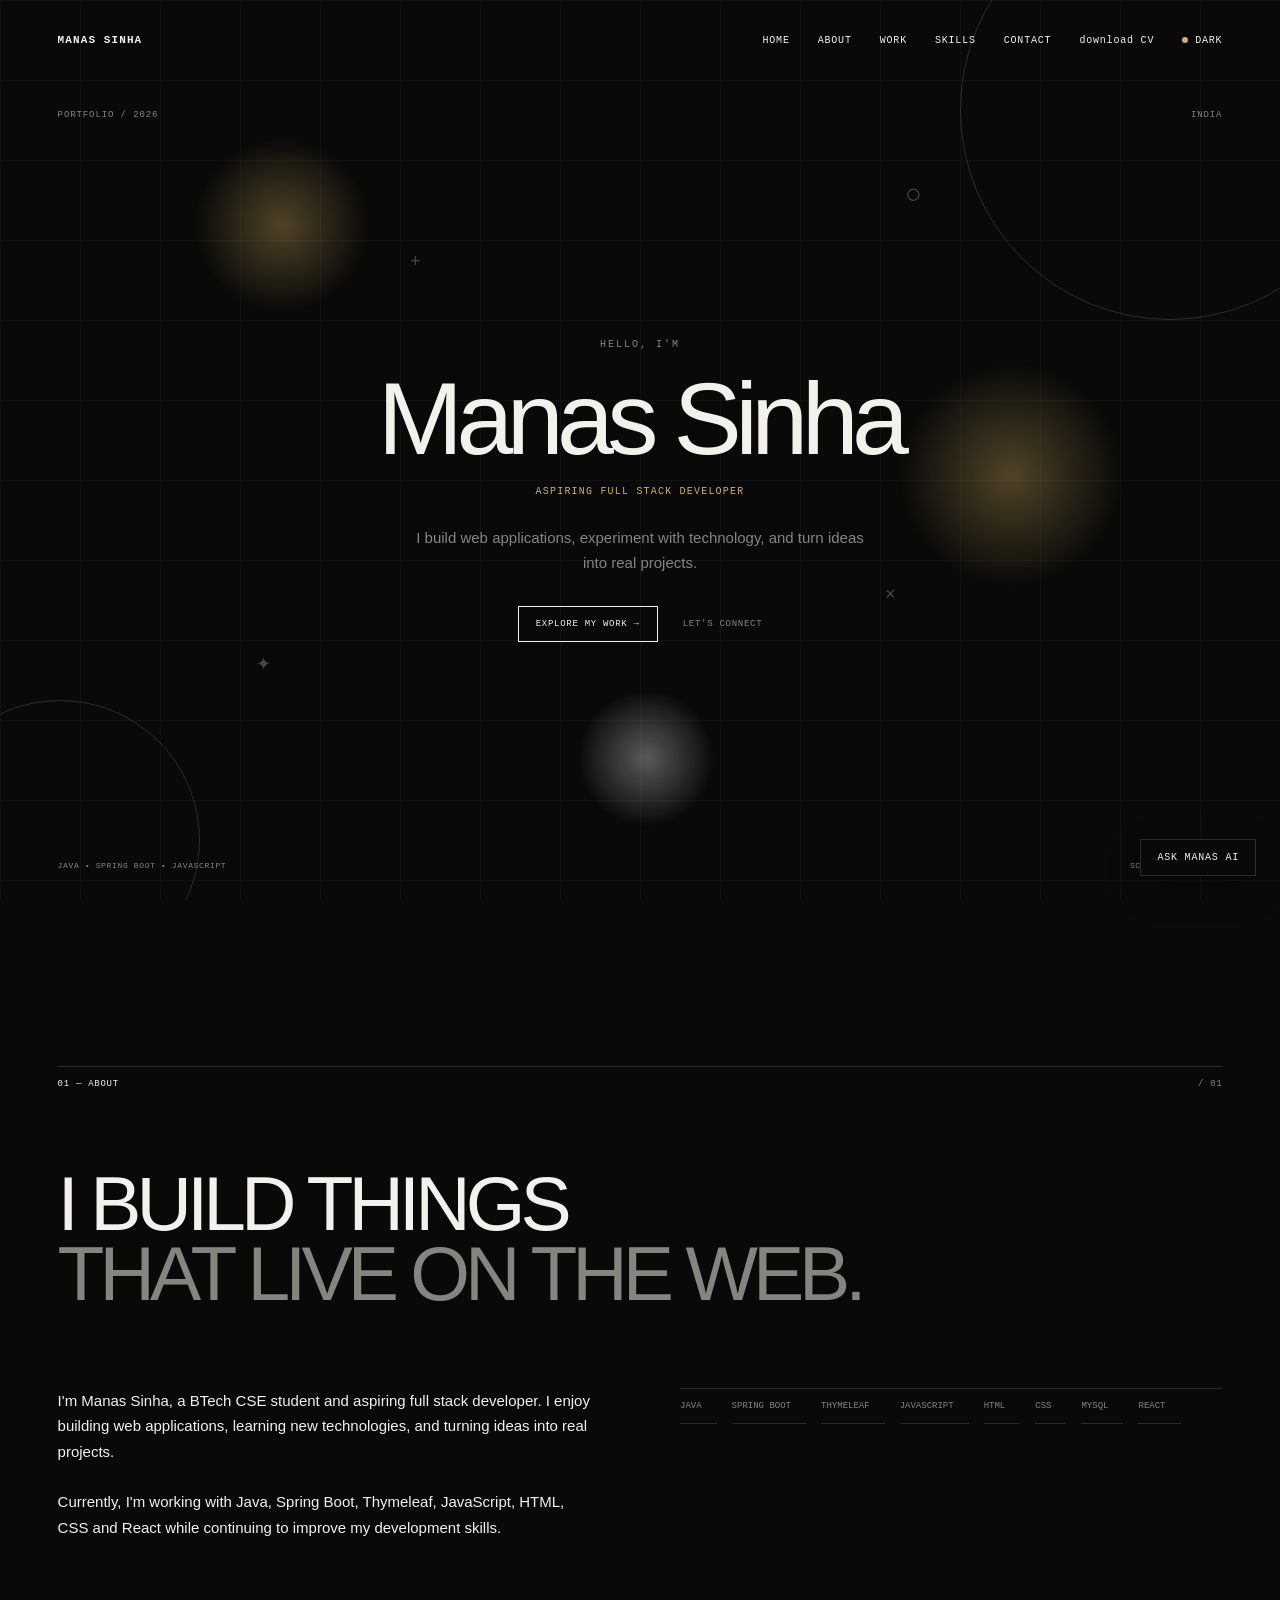
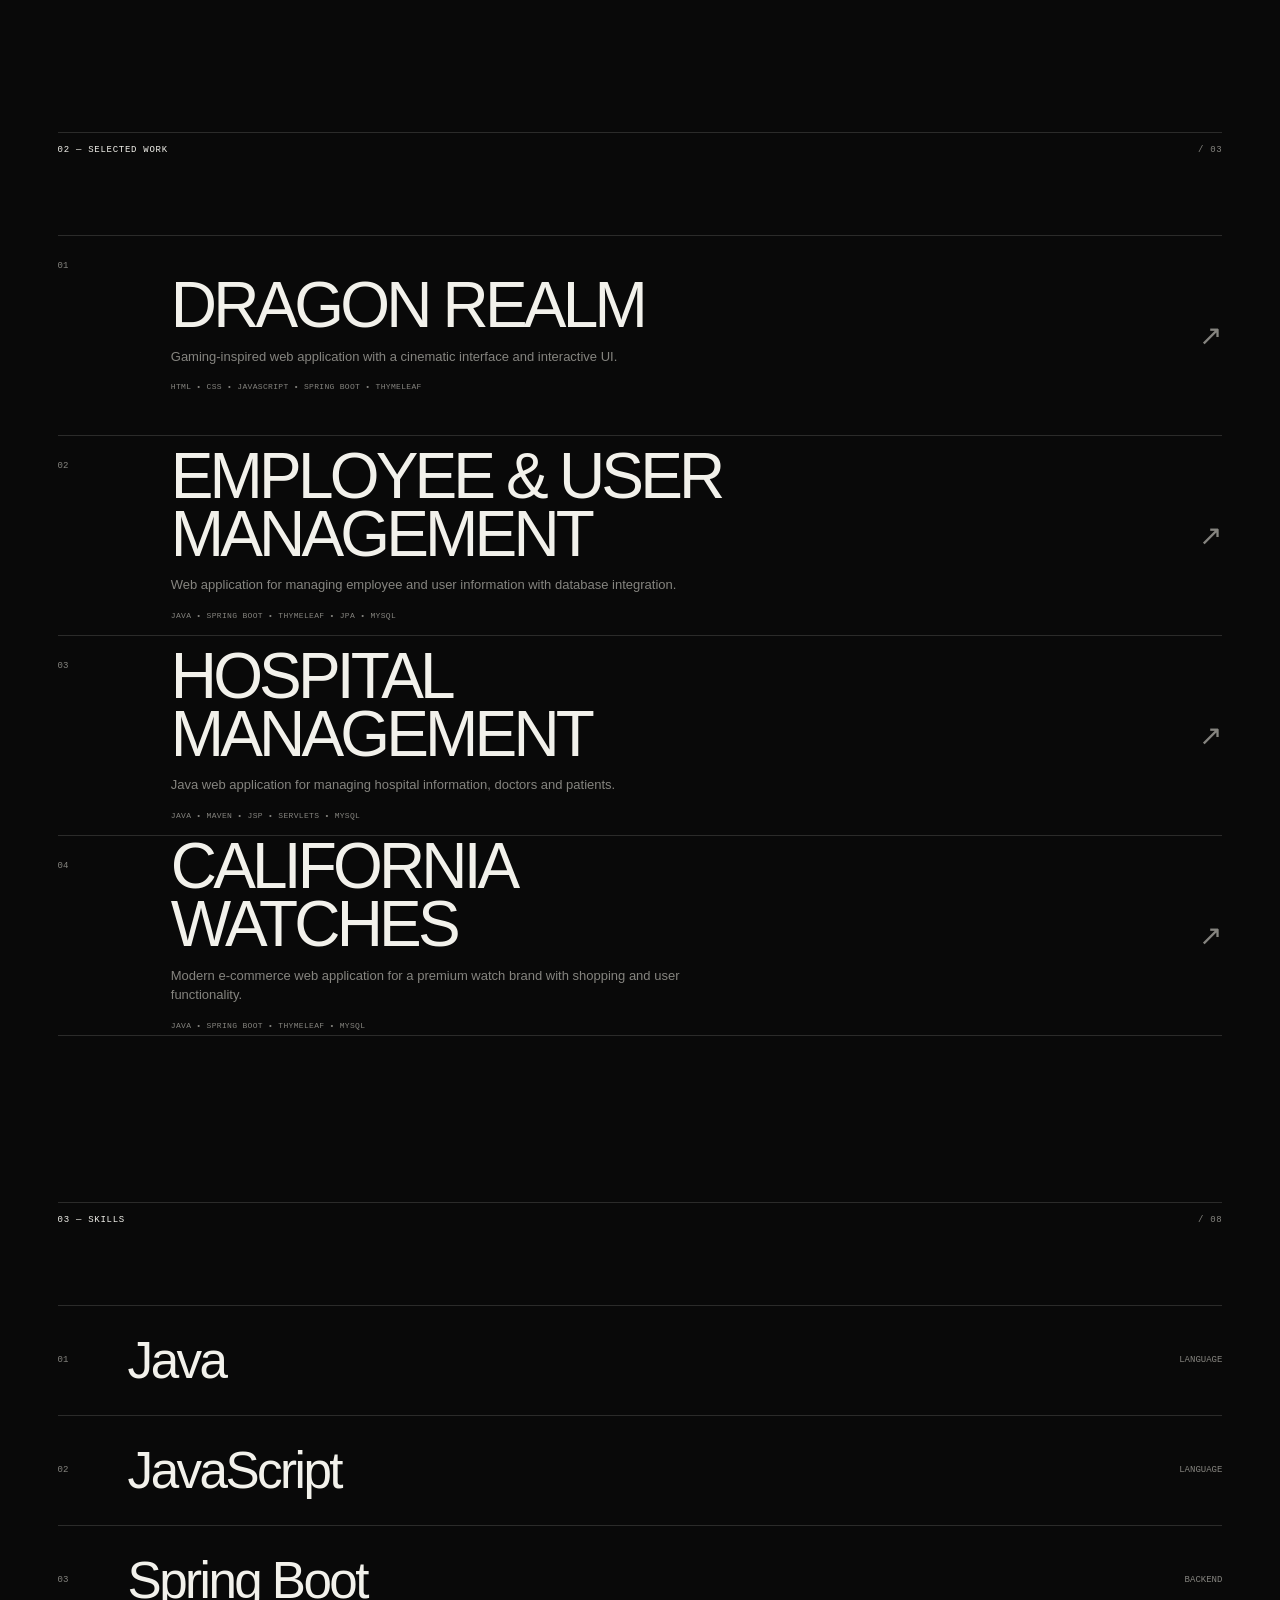
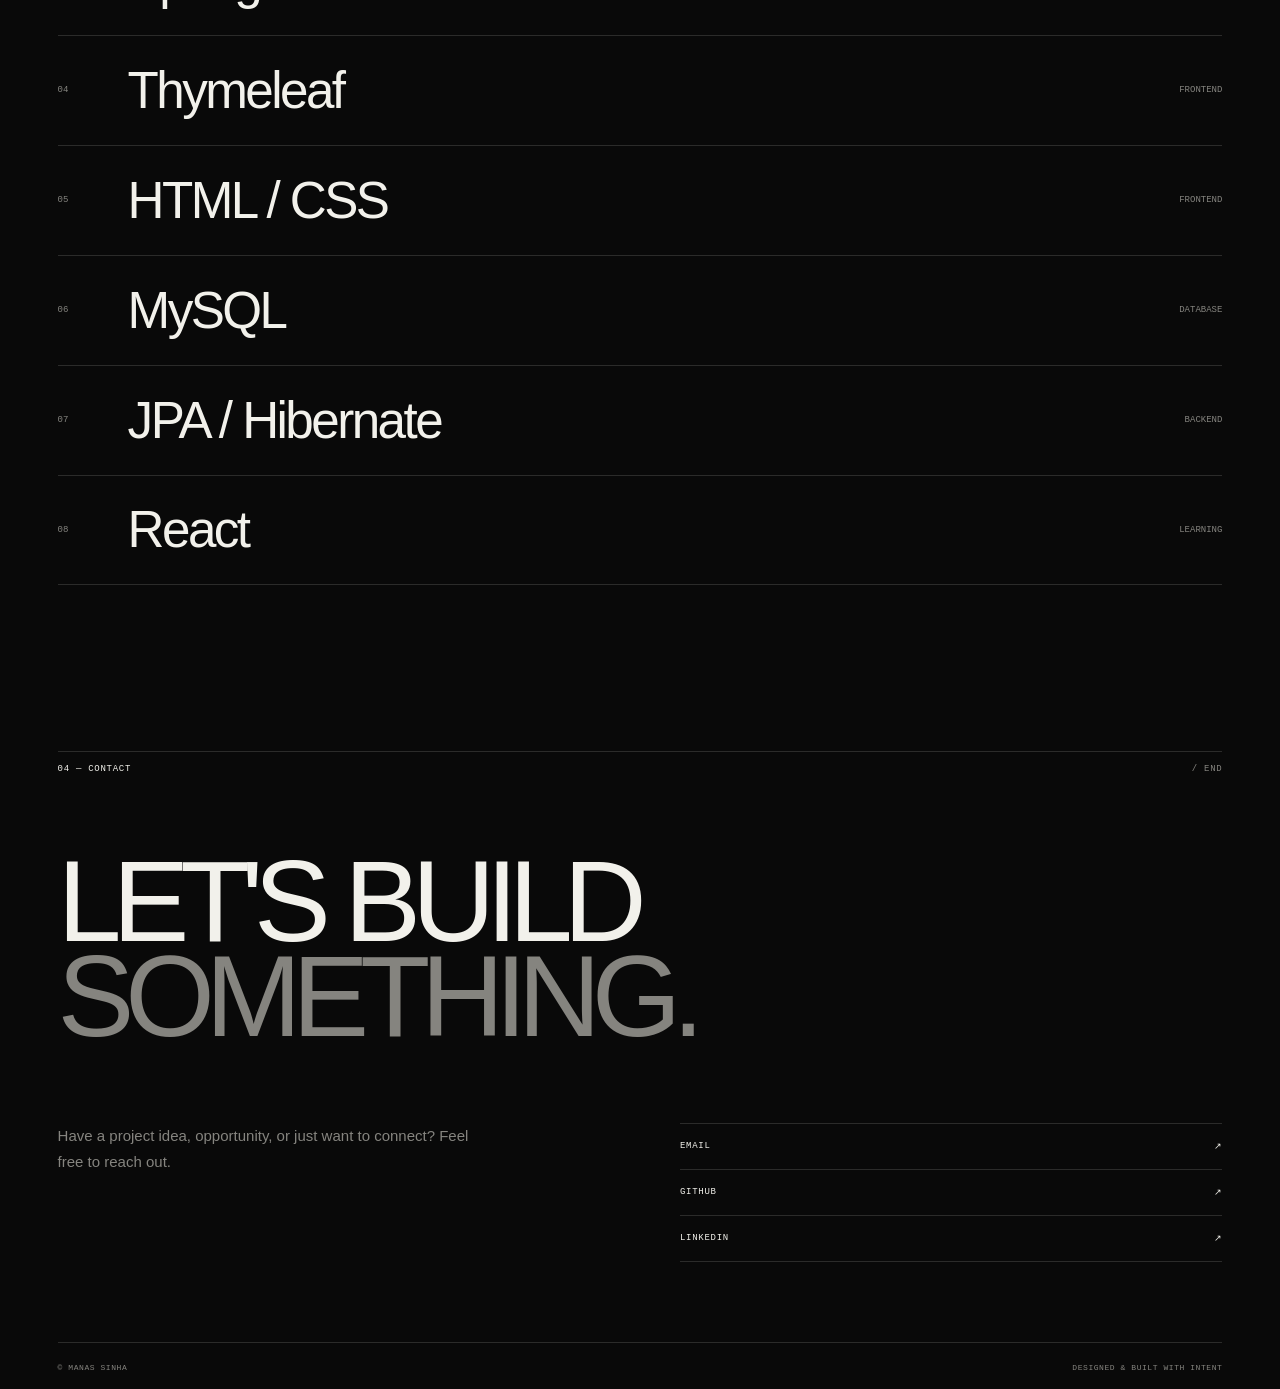
<file: index.html>
<!DOCTYPE html>
<html lang="en">

<head>
    <meta charset="UTF-8">
    <meta name="viewport" content="width=device-width, initial-scale=1.0">

    <title>Manas Sinha | Portfolio</title>

    <link rel="stylesheet" href="style.css">
</head>

<body class="dark">

    <!-- ================= HEADER ================= -->

    <header class="site-header">

        <a href="#home" class="logo">
            MANAS SINHA
        </a>

        <nav class="desktop-nav">

            <a href="#home">HOME</a>
            <a href="#about">ABOUT</a>
            <a href="#projects">WORK</a>
            <a href="#skills">SKILLS</a>
            <a href="#contact">CONTACT</a>
            <a href="cv.pdf" target="_blank">download CV</a>

            <button class="theme-toggle" id="theme-toggle">
                <span class="theme-dot"></span>
                <span id="theme-name">DARK</span>
            </button>

        </nav>

        <button class="mobile-toggle" id="mobile-toggle">
            MENU
        </button>

    </header>


    <!-- ================= MOBILE MENU ================= -->

    <nav class="mobile-menu" id="mobile-menu">

        <a href="#home">HOME</a>
        <a href="#about">ABOUT</a>
        <a href="#projects">WORK</a>
        <a href="#skills">SKILLS</a>
        <a href="#contact">CONTACT</a>

        <button id="mobile-theme-toggle">
            CHANGE THEME
        </button>

    </nav>


    <main>

        <!-- ================= HERO ================= -->

        <section class="hero" id="home">

            <!-- Interactive background -->

            <div class="interactive-background">

                <div class="orb orb-one"></div>
                <div class="orb orb-two"></div>
                <div class="orb orb-three"></div>

                <div class="ring ring-one"></div>
                <div class="ring ring-two"></div>

                <div class="grid-background"></div>

                <span class="floating-symbol symbol-one">+</span>
                <span class="floating-symbol symbol-two">×</span>
                <span class="floating-symbol symbol-three">○</span>
                <span class="floating-symbol symbol-four">✦</span>

            </div>


            <div class="hero-top">

                <span>PORTFOLIO / 2026</span>

                <span>INDIA</span>

            </div>


            <!-- Center content -->

            <div class="hero-center">

                <p class="hero-label">
                    HELLO, I'M
                </p>


                <h1>
                    Manas Sinha
                </h1>


                <p class="hero-role">
                    ASPIRING FULL STACK DEVELOPER
                </p>


                <p class="hero-description">

                    I build web applications, experiment with
                    technology, and turn ideas into real projects.

                </p>


                <div class="hero-buttons">

                    <a href="#projects" class="outline-button">
                        EXPLORE MY WORK →
                    </a>

                    <a href="#contact" class="text-button">
                        LET'S CONNECT
                    </a>

                </div>

            </div>


            <div class="hero-bottom">

                <span>
                    JAVA • SPRING BOOT • JAVASCRIPT
                </span>

                <span>
                    SCROLL TO EXPLORE
                </span>

            </div>

        </section>


        <!-- ================= ABOUT ================= -->

        <section class="section about" id="about">

            <div class="section-heading">

                <span>01 — ABOUT</span>

                <span>/ 01</span>

            </div>


            <div class="about-title">

                I BUILD THINGS
                <span>THAT LIVE ON THE WEB.</span>

            </div>


            <div class="about-grid">

                <div>

                    <p>

                        I'm Manas Sinha, a BTech CSE student and
                        aspiring full stack developer. I enjoy building
                        web applications, learning new technologies,
                        and turning ideas into real projects.

                    </p>

                    <p>

                        Currently, I'm working with Java, Spring Boot,
                        Thymeleaf, JavaScript, HTML, CSS and React while
                        continuing to improve my development skills.

                    </p>

                </div>


                <div class="technology-list">

                    <span>JAVA</span>
                    <span>SPRING BOOT</span>
                    <span>THYMELEAF</span>
                    <span>JAVASCRIPT</span>
                    <span>HTML</span>
                    <span>CSS</span>
                    <span>MYSQL</span>
                    <span>REACT</span>

                </div>

            </div>

        </section>


        <!-- ================= PROJECTS ================= -->

        <section class="section projects" id="projects">

            <div class="section-heading">

                <span>02 — SELECTED WORK</span>

                <span>/ 03</span>

            </div>


            <div class="project-list">


                <!-- PROJECT 01 -->

                <a href="dragonproject.html" class="project-row">

                    <div class="project-number">
                        01
                    </div>


                    <div class="project-content">

                        <h2>
                            DRAGON REALM
                        </h2>

                        <p>

                            Gaming-inspired web application with
                            a cinematic interface and interactive UI.

                        </p>

                        <span class="project-tech">

                            HTML • CSS • JAVASCRIPT •
                            SPRING BOOT • THYMELEAF

                        </span>

                    </div>


                    <div class="project-arrow">
                        ↗
                    </div>


                    <img src="assets/dragon/dragon1.png" class="project-preview" alt="Dragon Realm">

                </a>


                <!-- PROJECT 02 -->

                <a href="useemp.html" class="project-row">

                    <div class="project-number">
                        02
                    </div>


                    <div class="project-content">

                        <h2>
                            EMPLOYEE & USER
                            <br>
                            MANAGEMENT
                        </h2>

                        <p>

                            Web application for managing employee
                            and user information with database integration.

                        </p>

                        <span class="project-tech">

                            JAVA • SPRING BOOT •
                            THYMELEAF • JPA • MYSQL

                        </span>

                    </div>


                    <div class="project-arrow">
                        ↗
                    </div>


                    <img src="assets/management/management1.png" class="project-preview" alt="Employee Management">

                </a>


                <!-- PROJECT 03 -->

                <a href="hospi.html" class="project-row">

                    <div class="project-number">
                        03
                    </div>


                    <div class="project-content">

                        <h2>
                            HOSPITAL
                            <br>
                            MANAGEMENT
                        </h2>

                        <p>

                            Java web application for managing
                            hospital information, doctors and patients.

                        </p>

                        <span class="project-tech">

                            JAVA • MAVEN • JSP •
                            SERVLETS • MYSQL

                        </span>

                    </div>


                    <div class="project-arrow">
                        ↗
                    </div>


                    <img src="assets/hospital/hospital1.png" class="project-preview" alt="Hospital Management">

                </a>

                <!-- PROJECT 04 -->

                <a href="californiawatches.html" class="project-row">

                    <div class="project-number">
                        04
                    </div>


                    <div class="project-content">

                        <h2>
                            CALIFORNIA
                            <br>
                            WATCHES
                        </h2>

                        <p>

                            Modern e-commerce web application for a premium
                            watch brand with shopping and user functionality.

                        </p>

                        <span class="project-tech">

                            JAVA • SPRING BOOT •
                            THYMELEAF • MYSQL

                        </span>

                    </div>


                    <div class="project-arrow">
                        ↗
                    </div>


                    <img src="assets/california/california1.png" class="project-preview" alt="California Watches">

                </a>

            </div>

        </section>


        <!-- ================= SKILLS ================= -->

        <section class="section skills" id="skills">

            <div class="section-heading">

                <span>03 — SKILLS</span>

                <span>/ 08</span>

            </div>


            <div class="skills-list">


                <div class="skill-row">

                    <span class="skill-number">01</span>

                    <span class="skill-name">
                        Java
                    </span>

                    <span class="skill-type">
                        LANGUAGE
                    </span>

                </div>


                <div class="skill-row">

                    <span class="skill-number">02</span>

                    <span class="skill-name">
                        JavaScript
                    </span>

                    <span class="skill-type">
                        LANGUAGE
                    </span>

                </div>


                <div class="skill-row">

                    <span class="skill-number">03</span>

                    <span class="skill-name">
                        Spring Boot
                    </span>

                    <span class="skill-type">
                        BACKEND
                    </span>

                </div>


                <div class="skill-row">

                    <span class="skill-number">04</span>

                    <span class="skill-name">
                        Thymeleaf
                    </span>

                    <span class="skill-type">
                        FRONTEND
                    </span>

                </div>


                <div class="skill-row">

                    <span class="skill-number">05</span>

                    <span class="skill-name">
                        HTML / CSS
                    </span>

                    <span class="skill-type">
                        FRONTEND
                    </span>

                </div>


                <div class="skill-row">

                    <span class="skill-number">06</span>

                    <span class="skill-name">
                        MySQL
                    </span>

                    <span class="skill-type">
                        DATABASE
                    </span>

                </div>


                <div class="skill-row">

                    <span class="skill-number">07</span>

                    <span class="skill-name">
                        JPA / Hibernate
                    </span>

                    <span class="skill-type">
                        BACKEND
                    </span>

                </div>


                <div class="skill-row">

                    <span class="skill-number">08</span>

                    <span class="skill-name">
                        React
                    </span>

                    <span class="skill-type">
                        LEARNING
                    </span>

                </div>

            </div>

        </section>


        <!-- ================= CONTACT ================= -->

        <section class="section contact" id="contact">

            <div class="section-heading">

                <span>04 — CONTACT</span>

                <span>/ END</span>

            </div>


            <div class="contact-title">

                LET'S BUILD
                <span>SOMETHING.</span>

            </div>


            <div class="contact-grid">

                <p>

                    Have a project idea, opportunity,
                    or just want to connect?
                    Feel free to reach out.

                </p>


                <div class="contact-links">

                    <a href="https://mail.google.com/mail/?view=cm&fs=1&to=manassinha722@gmail.com" target="_blank"
                        rel="noopener noreferrer" class="contact-link">
                        <span>EMAIL</span>
                        <span>↗</span>
                    </a>


                    <a href="https://github.com/manas-sinha07" target="_blank" class="contact-link">

                        <span>GITHUB</span>
                        <span>↗</span>

                    </a>


                    <a href="https://www.linkedin.com/in/manas-sinha-a86288427/" target="_blank" class="contact-link">

                        <span>LINKEDIN</span>
                        <span>↗</span>

                    </a>

                </div>

            </div>

        </section>

    </main>


    <!-- ================= FOOTER ================= -->

    <footer>

        <span>
            © MANAS SINHA
        </span>

        <span>
            DESIGNED & BUILT WITH INTENT
        </span>

    </footer>
    <script src="ai-bot.js"></script>
    <link rel="stylesheet" href="ai-bot.css">

    <button id="ai-chat-button" class="ai-chat-button" type="button" aria-controls="ai-chat-panel">
        ASK MANAS AI
    </button>

    <section id="ai-chat-panel" class="ai-chat-panel" aria-hidden="true" aria-label="Manas AI chat">

        <div class="ai-chat-header">
            <div class="ai-chat-title">
                <strong>MANAS AI</strong>
                <span>PORTFOLIO ASSISTANT</span>
            </div>

            <button id="ai-chat-close" class="ai-chat-close" type="button" aria-label="Close chat">
                ×
            </button>
        </div>

        <div id="ai-chat-messages" class="ai-chat-messages"></div>

        <form id="ai-chat-form" class="ai-chat-form">
            <input id="ai-chat-input" class="ai-chat-input" type="text" placeholder="Ask about Manas..."
                autocomplete="off" maxlength="4000">

            <button id="ai-chat-send" class="ai-chat-send" type="submit">
                SEND
            </button>
        </form>
    </section>
    <script src="script.js"></script>



</body>

</html>
</file>
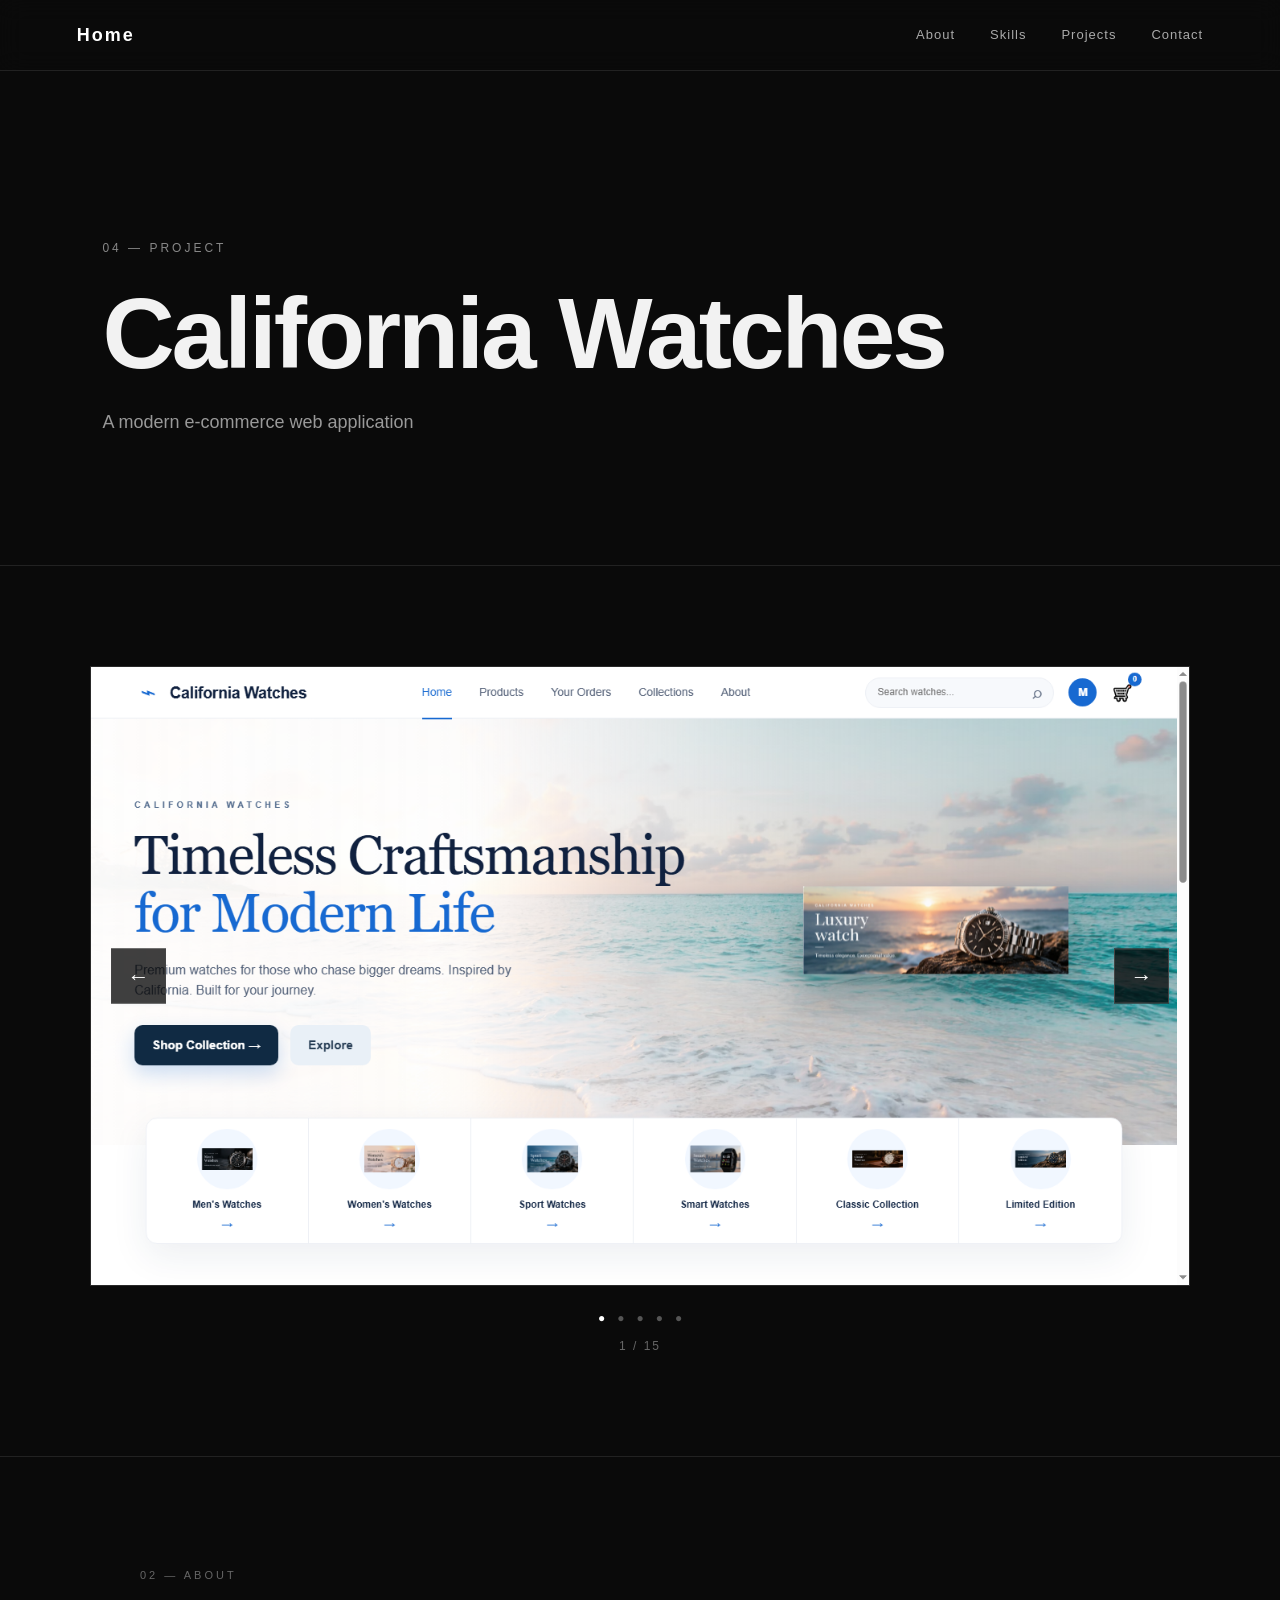
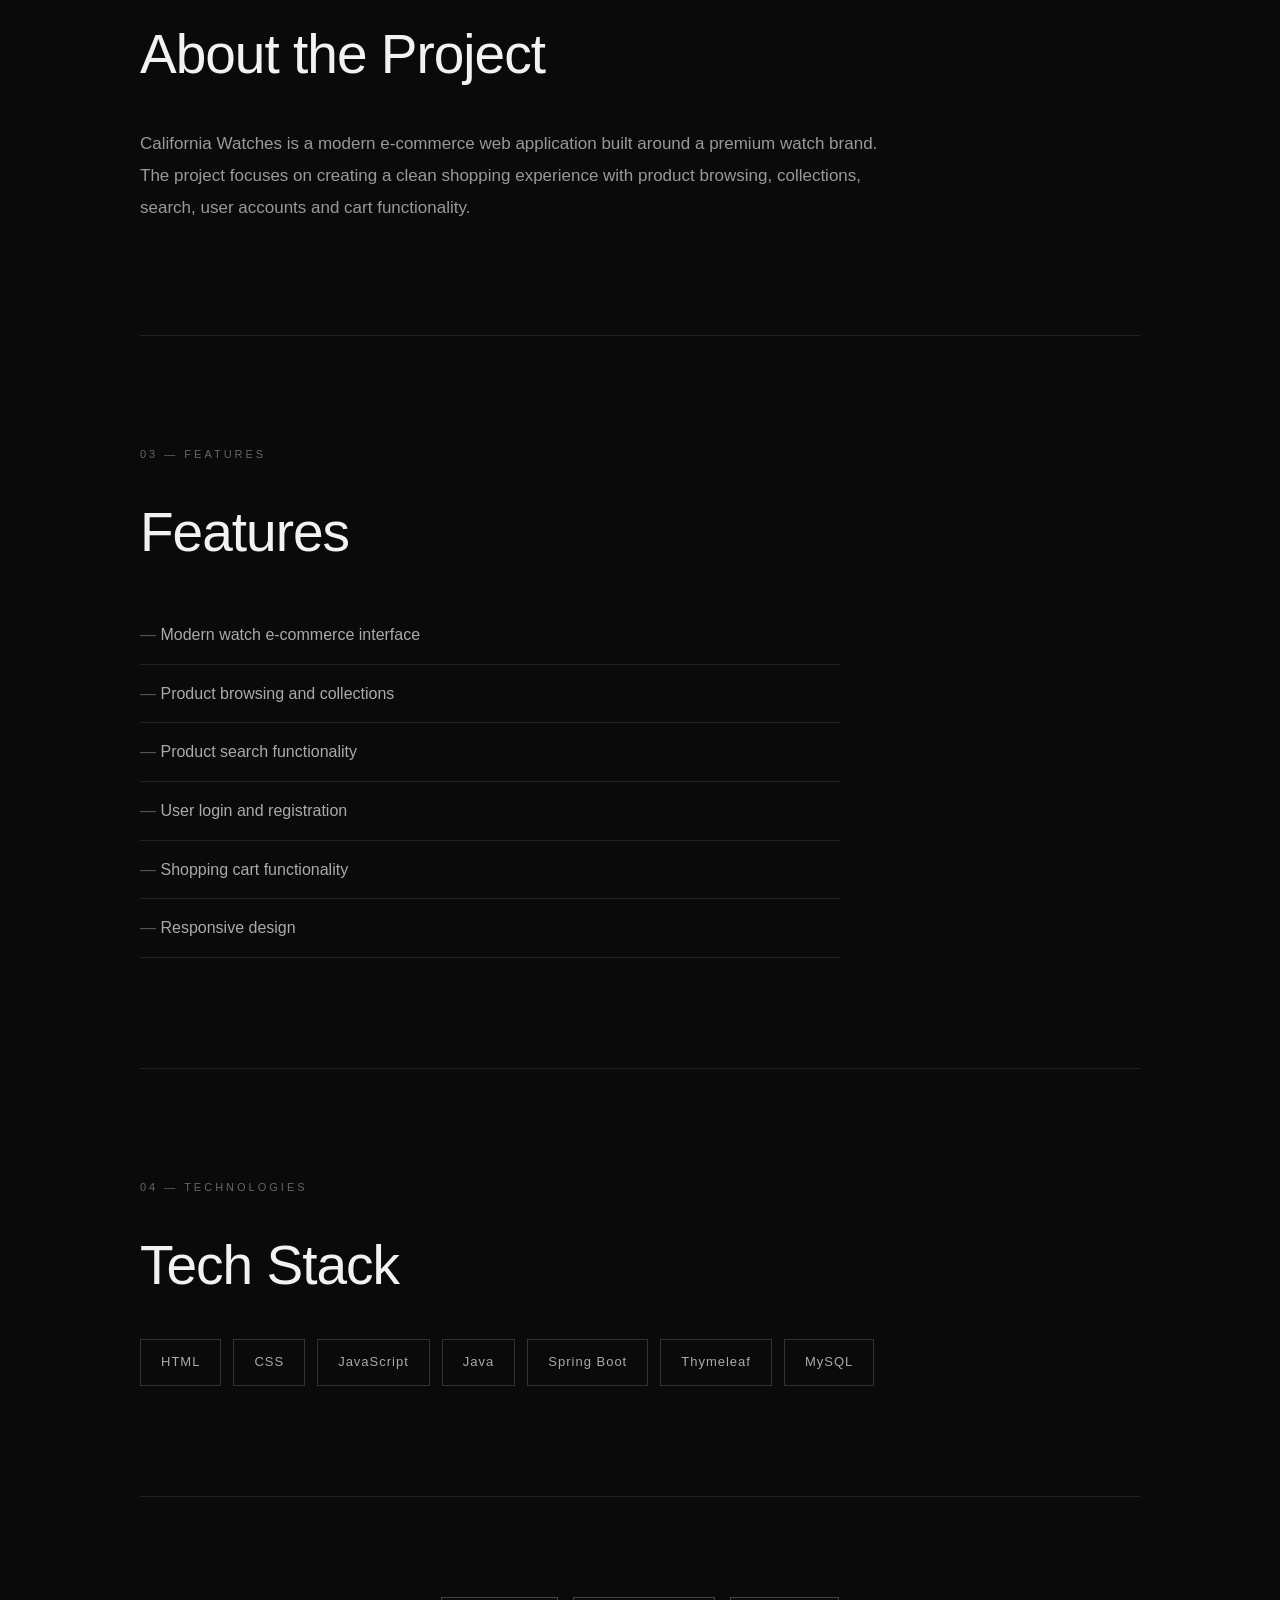
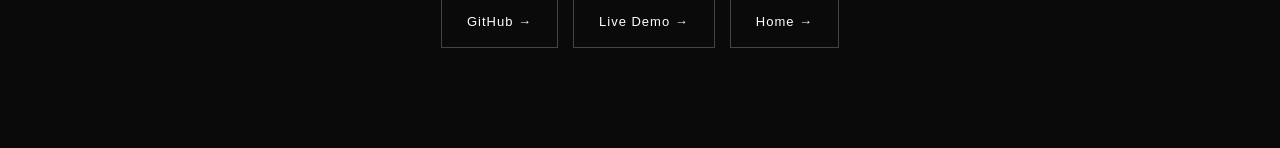
<file: californiawatches.html>
<!DOCTYPE html>
<html lang="en">

<head>
    <meta charset="UTF-8">
    <meta name="viewport" content="width=device-width, initial-scale=1.0">
    <title>Projects | California Watches</title>
    <link rel="stylesheet" href="dragonproject.css">
</head>

<body>

    <header>
        <nav class="navbar">

            <a href="index.html" class="logo">Home</a>

            <div class="nav-links">
                <a href="index.html#about">About</a>
                <a href="index.html#skills">Skills</a>
                <a href="index.html#projects">Projects</a>
                <a href="index.html#contact">Contact</a>
            </div>

        </nav>
    </header>

    <main>

        <!-- PROJECT INTRO -->

        <section class="project-hero">

            <p class="small-text">04 — PROJECT</p>

            <h1>California Watches</h1>

            <p class="project-subtitle">
                A modern e-commerce web application
            </p>

        </section>


        <!-- PROJECT SLIDESHOW -->

        <section class="project-gallery">

            <div class="slideshow">

                <button class="slide-btn prev" onclick="previousSlide()">
                    ←
                </button>

                <img id="project-image"
                    src="assets/california/california1.png"
                    alt="California Watches screenshot">

                <button class="slide-btn next" onclick="nextSlide()">
                    →
                </button>

            </div>


            <div class="slide-controls">

                <button onclick="showSlide(0)">●</button>
                <button onclick="showSlide(1)">●</button>
                <button onclick="showSlide(2)">●</button>
                <button onclick="showSlide(3)">●</button>
                <button onclick="showSlide(4)">●</button>

            </div>

            <p id="slide-number">1 / 5</p>

        </section>


        <!-- ABOUT PROJECT -->

        <section class="project-section">

            <p class="section-number">02 — ABOUT</p>

            <h2>About the Project</h2>

            <p>
                California Watches is a modern e-commerce web application
                built around a premium watch brand. The project focuses on
                creating a clean shopping experience with product browsing,
                collections, search, user accounts and cart functionality.
            </p>

        </section>


        <!-- FEATURES -->

        <section class="project-section">

            <p class="section-number">03 — FEATURES</p>

            <h2>Features</h2>

            <ul>
                <li>Modern watch e-commerce interface</li>
                <li>Product browsing and collections</li>
                <li>Product search functionality</li>
                <li>User login and registration</li>
                <li>Shopping cart functionality</li>
                <li>Responsive design</li>
            </ul>

        </section>


        <!-- TECHNOLOGIES -->

        <section class="project-section">

            <p class="section-number">04 — TECHNOLOGIES</p>

            <h2>Tech Stack</h2>

            <div class="tech-list">

                <span>HTML</span>
                <span>CSS</span>
                <span>JavaScript</span>
                <span>Java</span>
                <span>Spring Boot</span>
                <span>Thymeleaf</span>
                <span>MySQL</span>

            </div>

        </section>


        <!-- PROJECT LINKS -->

        <section class="project-links">

            <a href="https://github.com/manas-sinha07/ecommerce"
                target="_blank"
                rel="noopener noreferrer"
                class="btn">
                GitHub →
            </a>

            <a href="https://ecommerce-osuj.onrender.com/"
                target="_blank"
                rel="noopener noreferrer"
                class="btn btn-outline">
                Live Demo →
            </a>

            <a href="index.html" class="btn">
                Home →
            </a>

        </section>

    </main>

    <script src="californiawatches.js"></script>

</body>

</html>
</file>
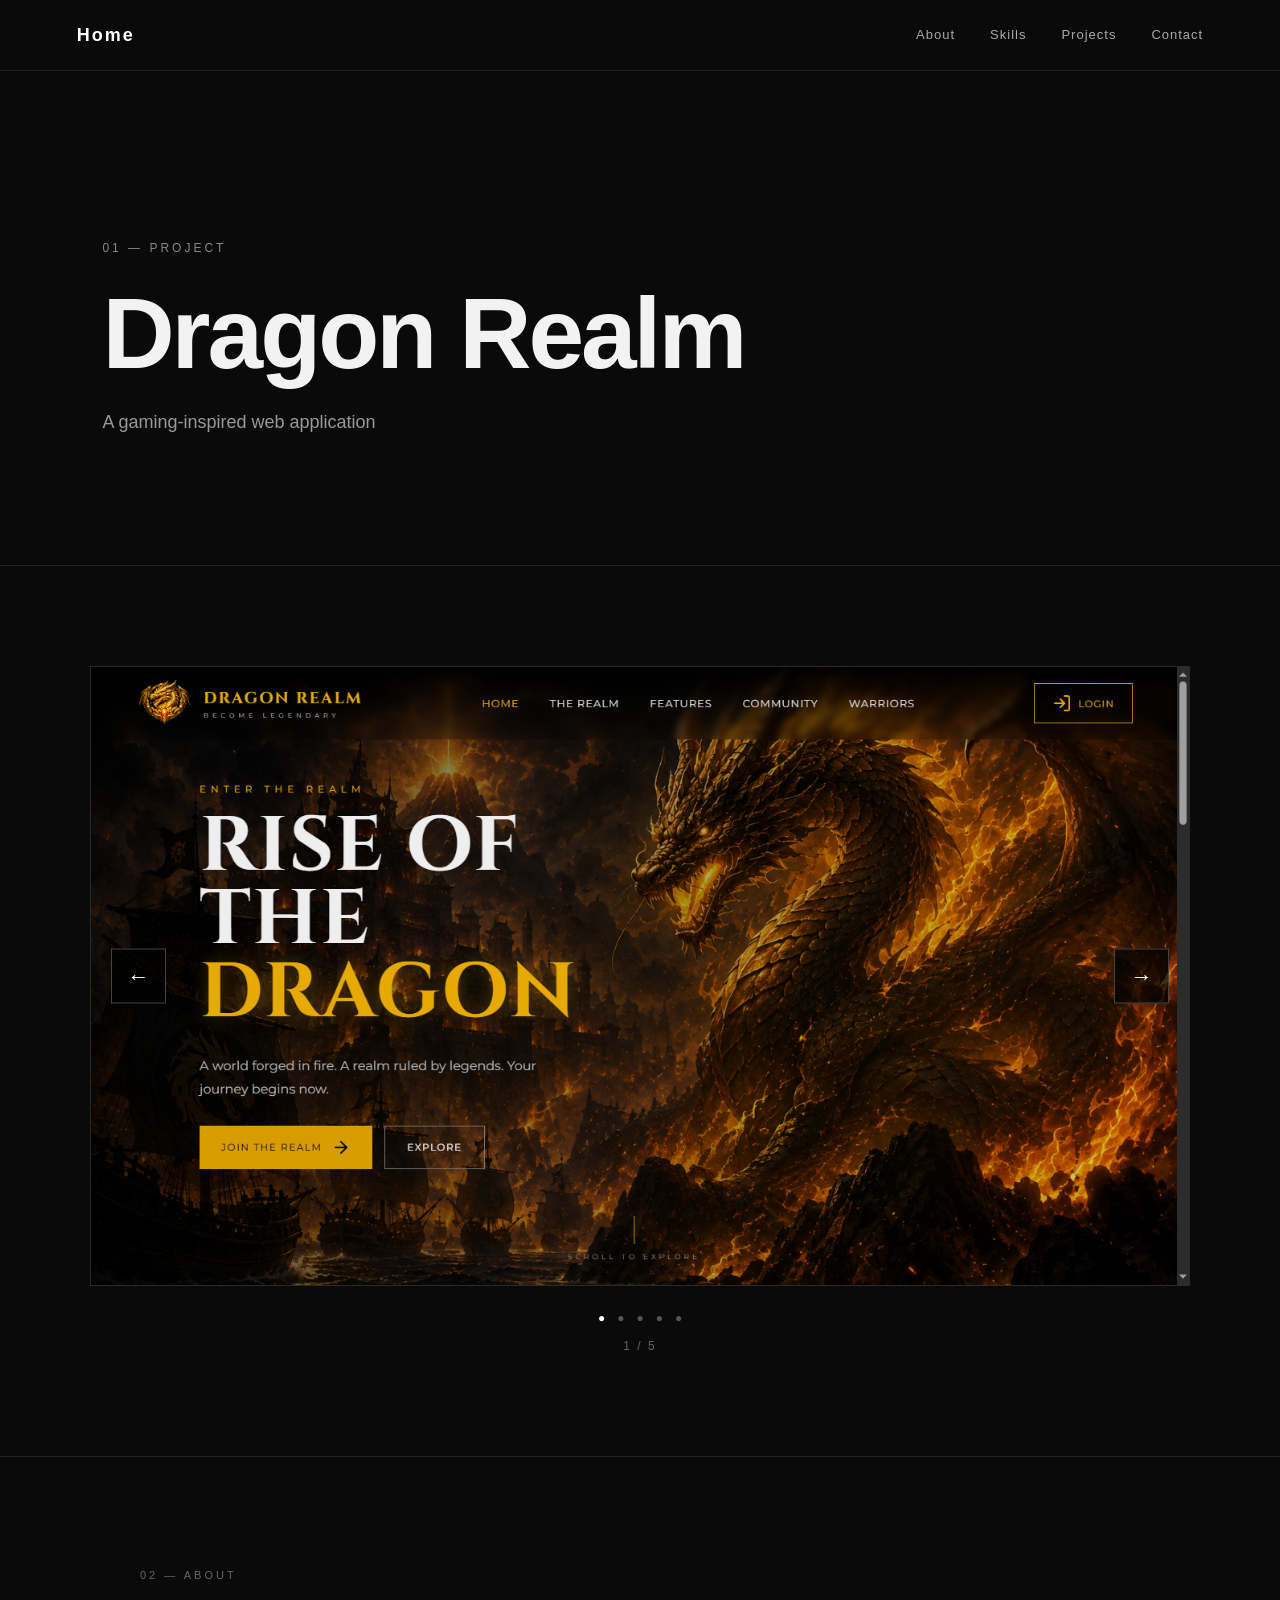
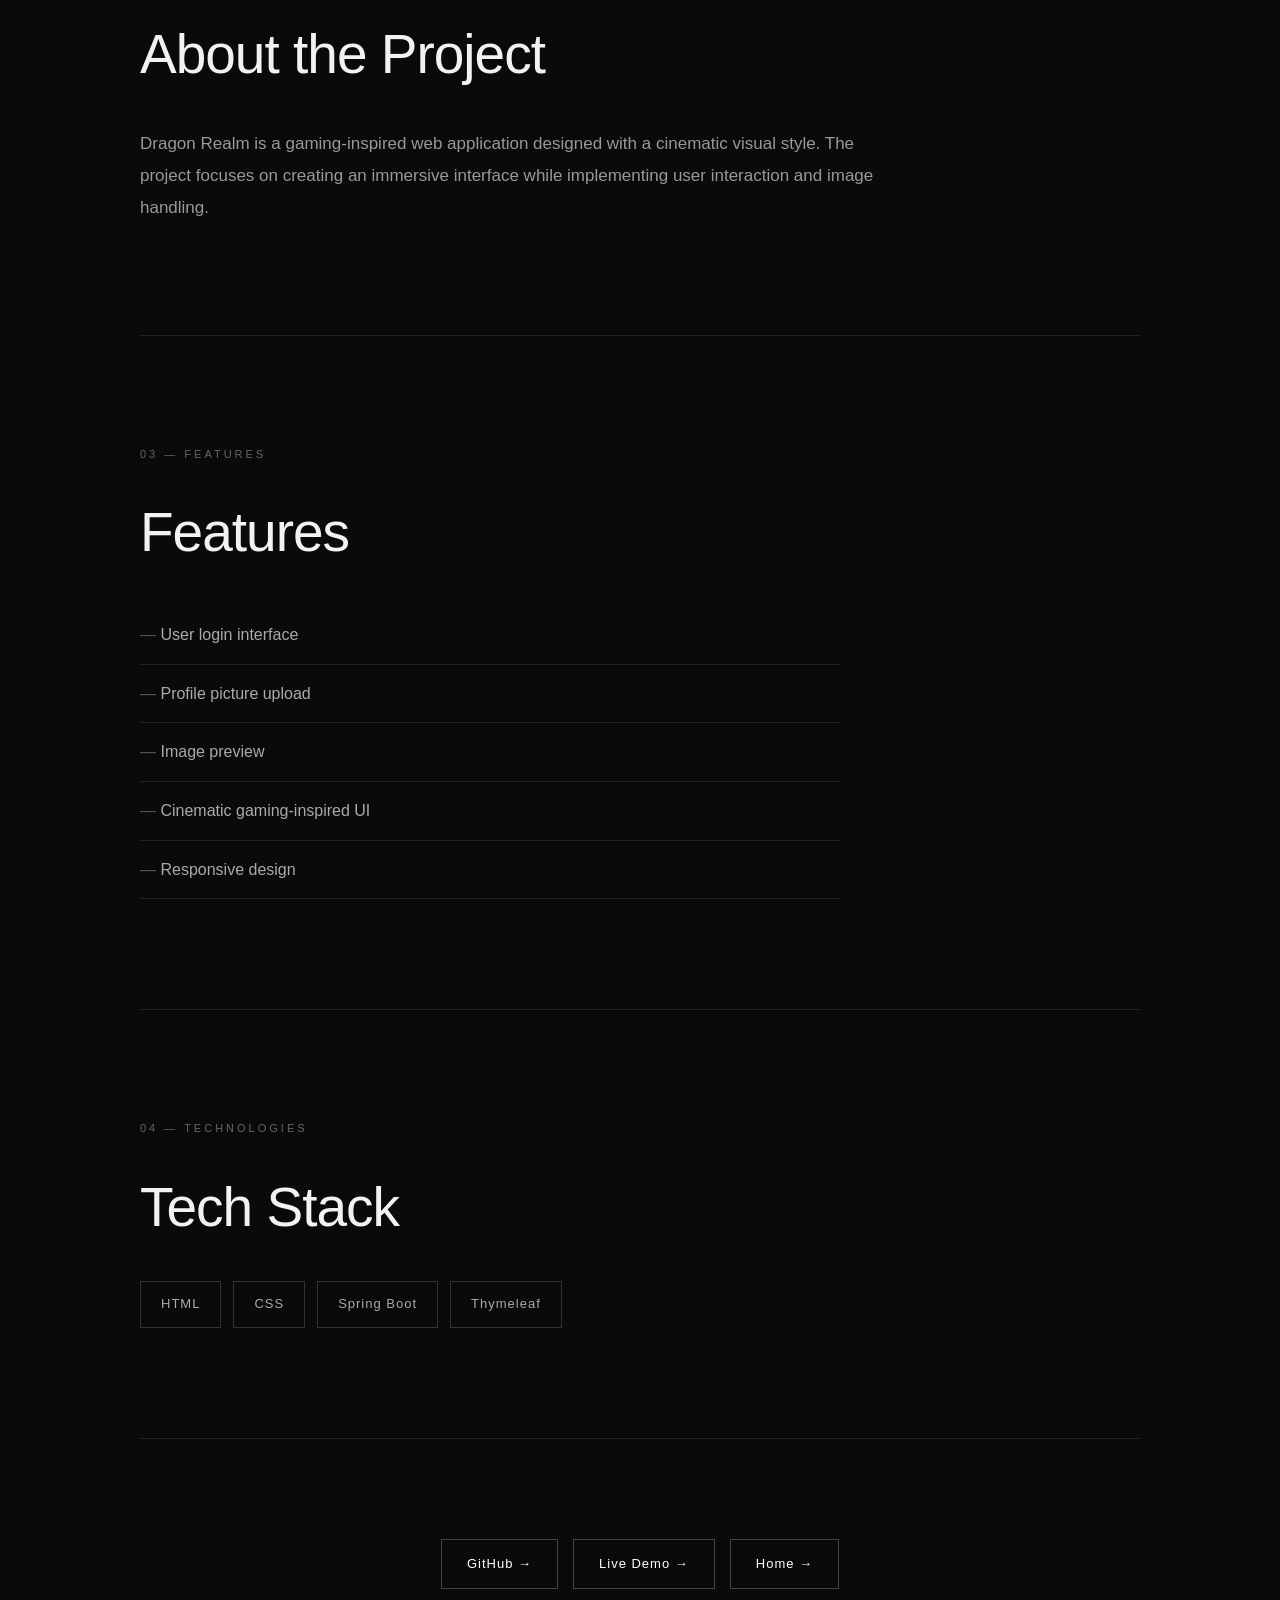
<file: dragonproject.html>
<!DOCTYPE html>
<html lang="en">

<head>
    <meta charset="UTF-8">
    <meta name="viewport" content="width=device-width, initial-scale=1.0">
    <title>Projects | Dragon</title>
    <link rel="stylesheet" href="dragonproject.css">
</head>

<body>

    <header>
        <nav class="navbar">

            <a href="index.html" class="logo">Home</a>

            <div class="nav-links">
                <a href="index.html#about">About</a>
                <a href="index.html#skills">Skills</a>
                <a href="index.html#projects">Projects</a>
                <a href="index.html#contact">Contact</a>
            </div>

        </nav>
    </header>

    <main>

        <!-- PROJECT INTRO -->

        <section class="project-hero">

            <p class="small-text">01 — PROJECT</p>

            <h1>Dragon Realm</h1>

            <p class="project-subtitle">
                A gaming-inspired web application
            </p>

        </section>


        <!-- PROJECT SLIDESHOW -->

        <section class="project-gallery">

            <div class="slideshow">

                <button class="slide-btn prev" onclick="previousSlide()">
                    ←
                </button>

                <img id="project-image" src="assets/dragon/dragon1.png" alt="Dragon Realm screenshot">

                <button class="slide-btn next" onclick="nextSlide()">
                    →
                </button>

            </div>


            <div class="slide-controls">

                <button onclick="showSlide(0)">●</button>
                <button onclick="showSlide(1)">●</button>
                <button onclick="showSlide(2)">●</button>
                <button onclick="showSlide(3)">●</button>
                <button onclick="showSlide(4)">●</button>

            </div>

            <p id="slide-number">1 / 5</p>

        </section>


        <!-- ABOUT PROJECT -->

        <section class="project-section">

            <p class="section-number">02 — ABOUT</p>

            <h2>About the Project</h2>

            <p>
                Dragon Realm is a gaming-inspired web application designed
                with a cinematic visual style. The project focuses on creating
                an immersive interface while implementing user interaction
                and image handling.
            </p>

        </section>


        <!-- FEATURES -->

        <section class="project-section">

            <p class="section-number">03 — FEATURES</p>

            <h2>Features</h2>

            <ul>
                <li>User login interface</li>
                <li>Profile picture upload</li>
                <li>Image preview</li>
                <li>Cinematic gaming-inspired UI</li>
                <li>Responsive design</li>
            </ul>

        </section>


        <!-- TECHNOLOGIES -->

        <section class="project-section">

            <p class="section-number">04 — TECHNOLOGIES</p>

            <h2>Tech Stack</h2>

            <div class="tech-list">

                <span>HTML</span>
                <span>CSS</span>
                <span>Spring Boot</span>
                <span>Thymeleaf</span>

            </div>

        </section>


        <!-- PROJECT LINKS -->

        <section class="project-links">

            <a href="#" class="btn">
                GitHub →
            </a>

            <a href="#" class="btn btn-outline">
                Live Demo →
            </a>

            <a href="index.html" class="btn">
                Home →
            </a>

        </section>

    </main>
    <script src="dragonproject.js"></script>
</body>

</html>
</file>
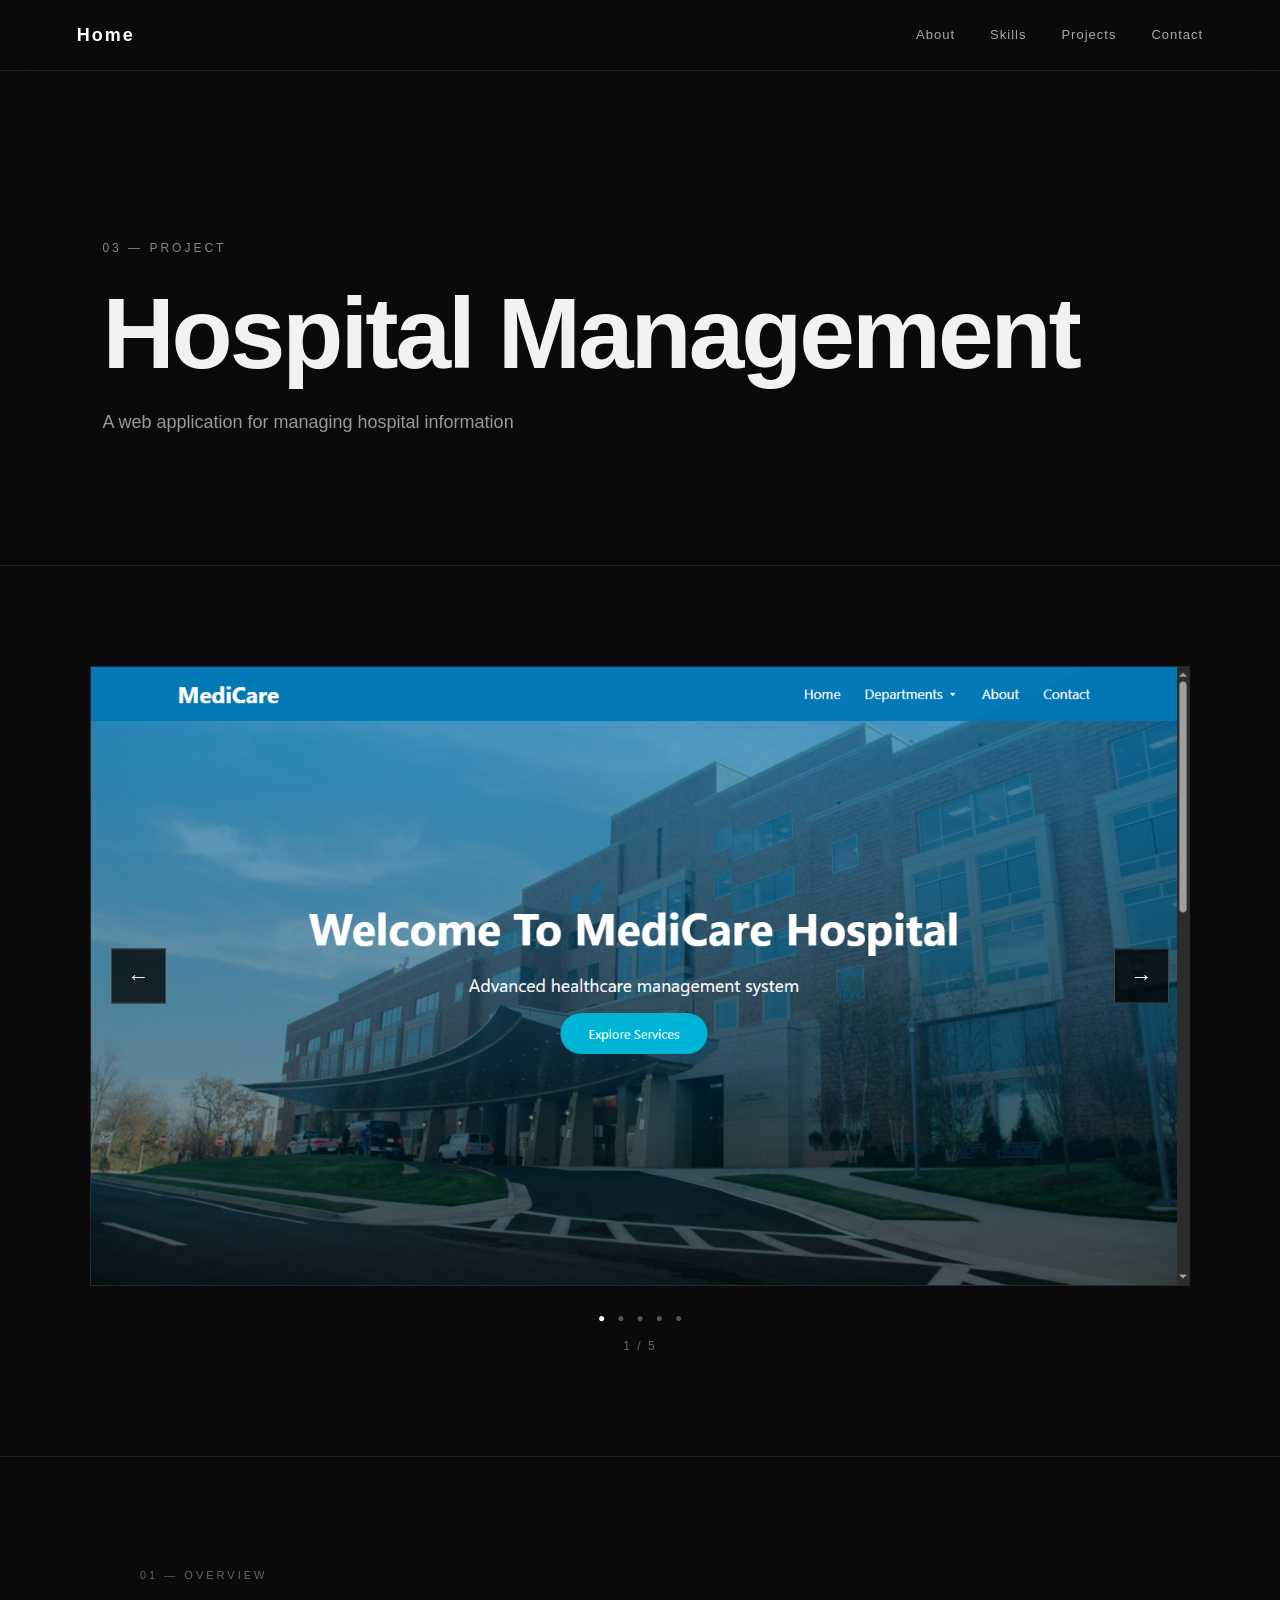
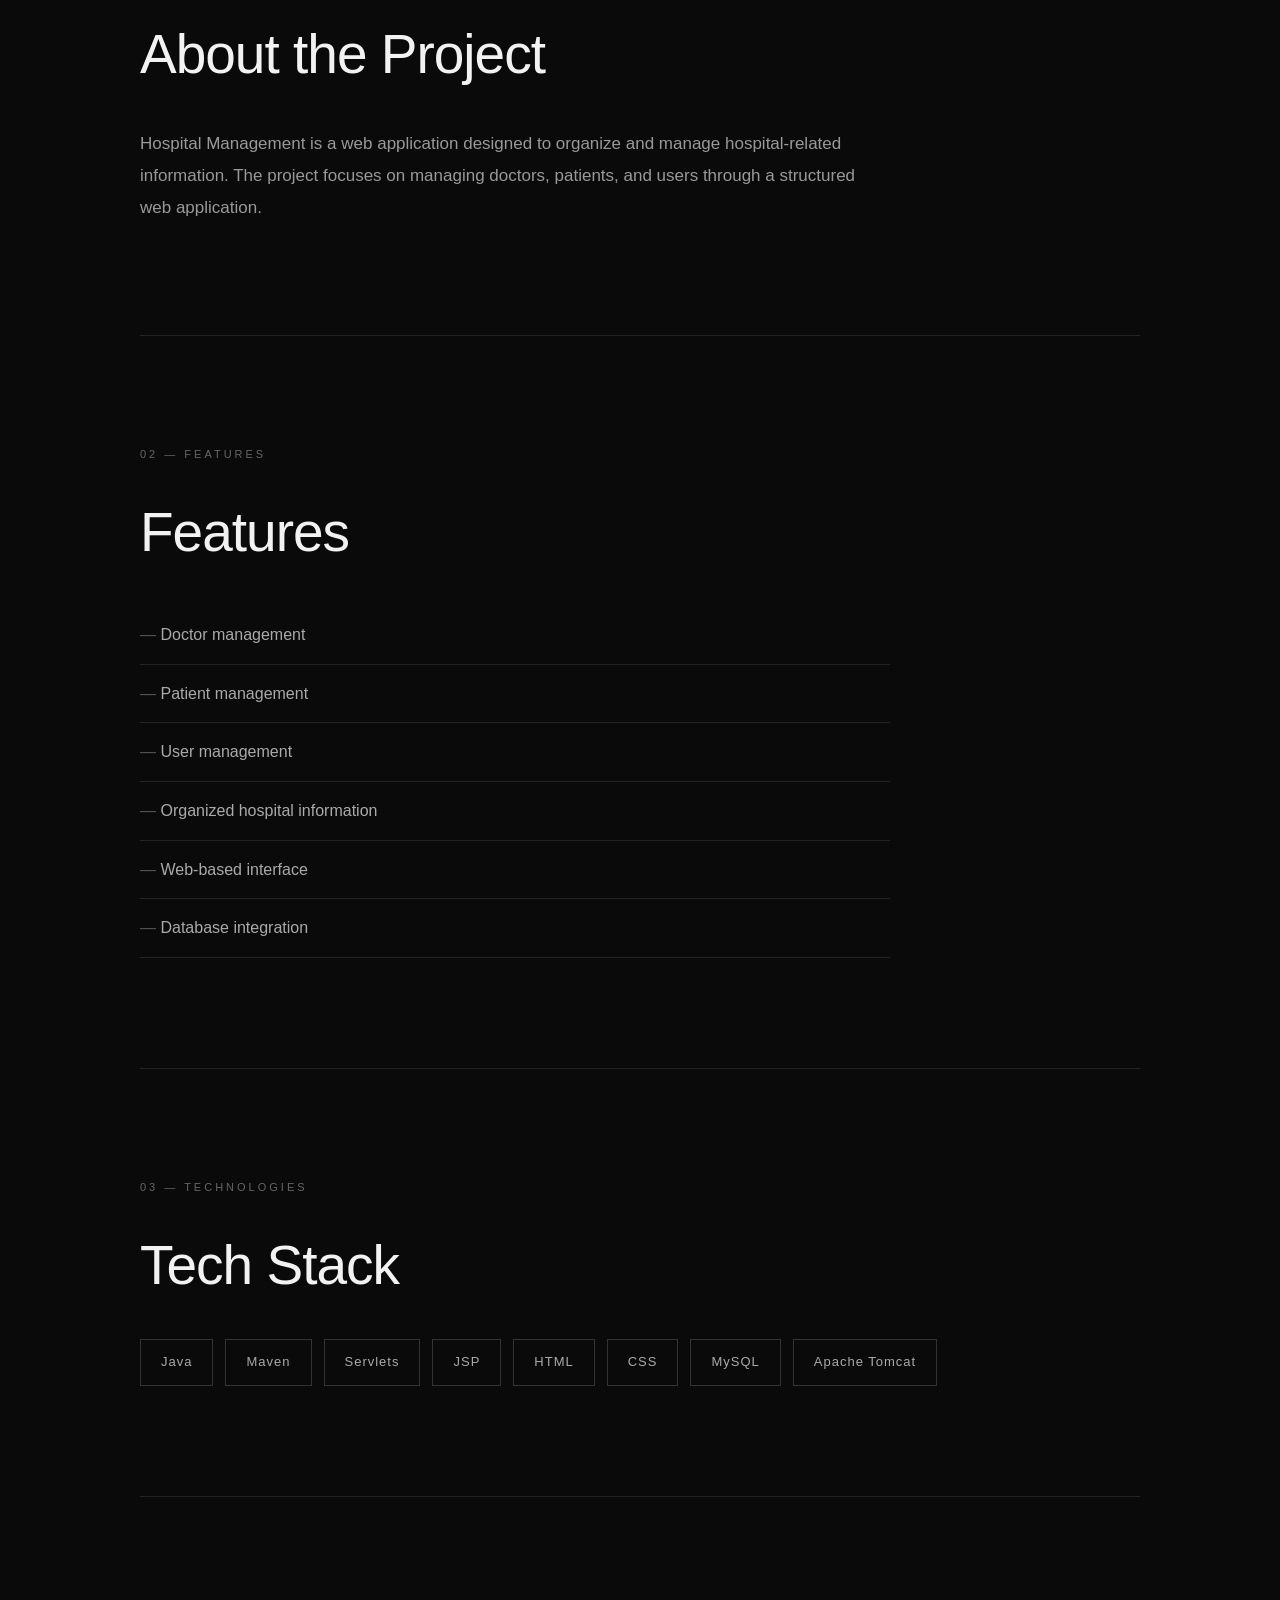
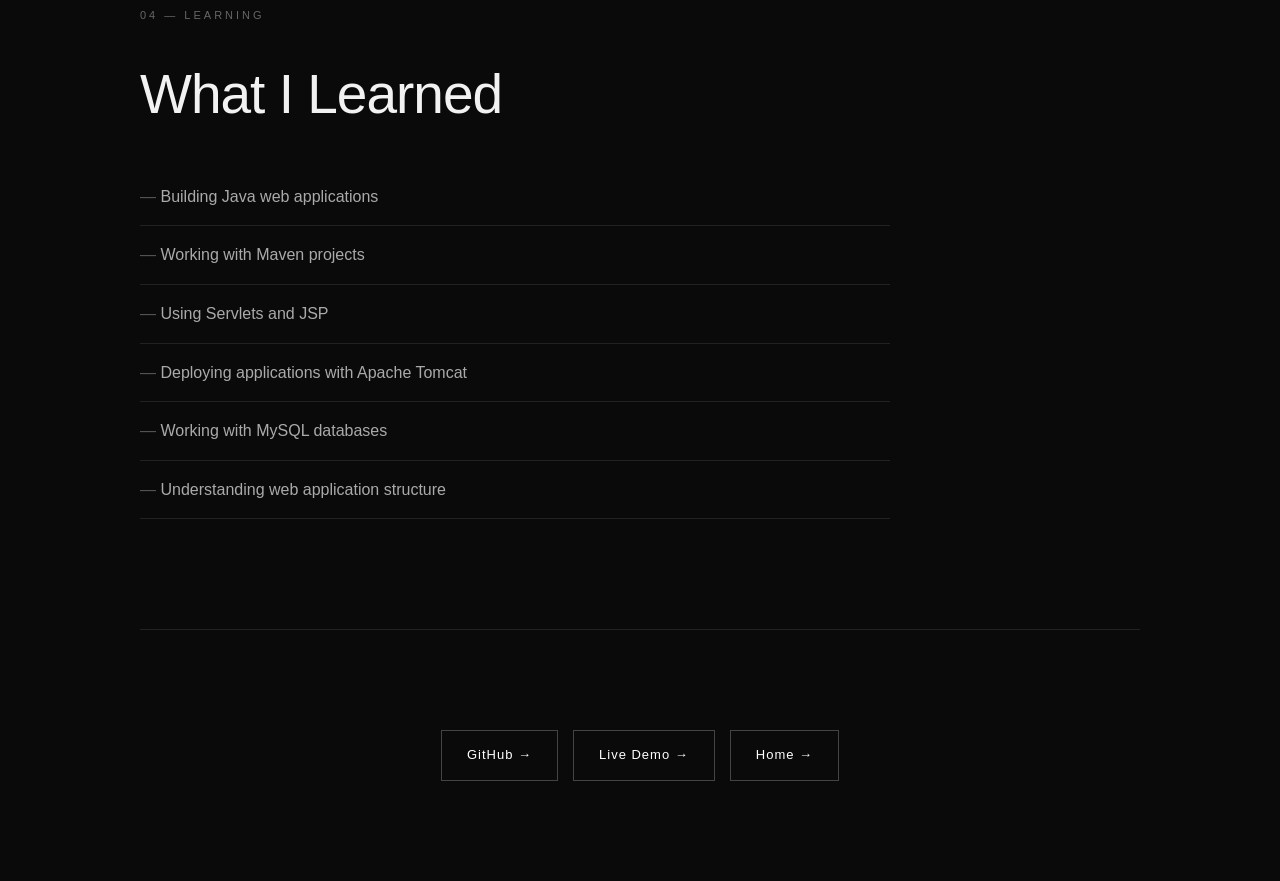
<file: hospi.html>
<!DOCTYPE html>
<html lang="en">

<head>
    <meta charset="UTF-8">
    <meta name="viewport" content="width=device-width, initial-scale=1.0">

    <title>Projects | Hospital Management</title>

    <link rel="stylesheet" href="hospi.css">
</head>

<body>

    <!-- HEADER -->

    <header>

        <nav class="navbar">

            <a href="index.html" class="logo">Home</a>

            <div class="nav-links">

                <a href="index.html#about">About</a>
                <a href="index.html#skills">Skills</a>
                <a href="index.html#projects">Projects</a>
                <a href="index.html#contact">Contact</a>

            </div>

        </nav>

    </header>


    <main>

        <!-- PROJECT INTRO -->

        <section class="project-hero">

            <p class="small-text">03 — PROJECT</p>

            <h1>Hospital Management</h1>

            <p class="project-subtitle">
                A web application for managing hospital information
            </p>

        </section>


        <!-- PROJECT SLIDESHOW -->

        <section class="project-gallery">

            <div class="slideshow">

                <button class="slide-btn prev" onclick="previousSlide()">
                    ←
                </button>

                <img
                    id="project-image"
                    src="assets/hospital/hospital1.png"
                    alt="Hospital Management screenshot"
                >

                <button class="slide-btn next" onclick="nextSlide()">
                    →
                </button>

            </div>


            <div class="slide-controls">

                <button onclick="showSlide(0)">●</button>
                <button onclick="showSlide(1)">●</button>
                <button onclick="showSlide(2)">●</button>
                <button onclick="showSlide(3)">●</button>
                <button onclick="showSlide(4)">●</button>

            </div>


            <p id="slide-number">1 / 5</p>

        </section>


        <!-- OVERVIEW -->

        <section class="project-section">

            <p class="section-number">01 — OVERVIEW</p>

            <h2>About the Project</h2>

            <p>
                Hospital Management is a web application designed to
                organize and manage hospital-related information.
                The project focuses on managing doctors, patients,
                and users through a structured web application.
            </p>

        </section>


        <!-- FEATURES -->

        <section class="project-section">

            <p class="section-number">02 — FEATURES</p>

            <h2>Features</h2>

            <ul>

                <li>Doctor management</li>

                <li>Patient management</li>

                <li>User management</li>

                <li>Organized hospital information</li>

                <li>Web-based interface</li>

                <li>Database integration</li>

            </ul>

        </section>


        <!-- TECHNOLOGIES -->

        <section class="project-section">

            <p class="section-number">03 — TECHNOLOGIES</p>

            <h2>Tech Stack</h2>

            <div class="tech-list">

                <span>Java</span>

                <span>Maven</span>

                <span>Servlets</span>

                <span>JSP</span>

                <span>HTML</span>

                <span>CSS</span>

                <span>MySQL</span>

                <span>Apache Tomcat</span>

            </div>

        </section>


        <!-- WHAT I LEARNED -->

        <section class="project-section">

            <p class="section-number">04 — LEARNING</p>

            <h2>What I Learned</h2>

            <ul>

                <li>Building Java web applications</li>

                <li>Working with Maven projects</li>

                <li>Using Servlets and JSP</li>

                <li>Deploying applications with Apache Tomcat</li>

                <li>Working with MySQL databases</li>

                <li>Understanding web application structure</li>

            </ul>

        </section>


        <!-- PROJECT LINKS -->

        <section class="project-links">

            <a href="#" class="btn">
                GitHub →
            </a>

            <a href="#" class="btn btn-outline">
                Live Demo →
            </a>

            <a href="index.html" class="btn">
                Home →
            </a>

        </section>

    </main>


    <script src="hospi.js"></script>

</body>

</html>
</file>
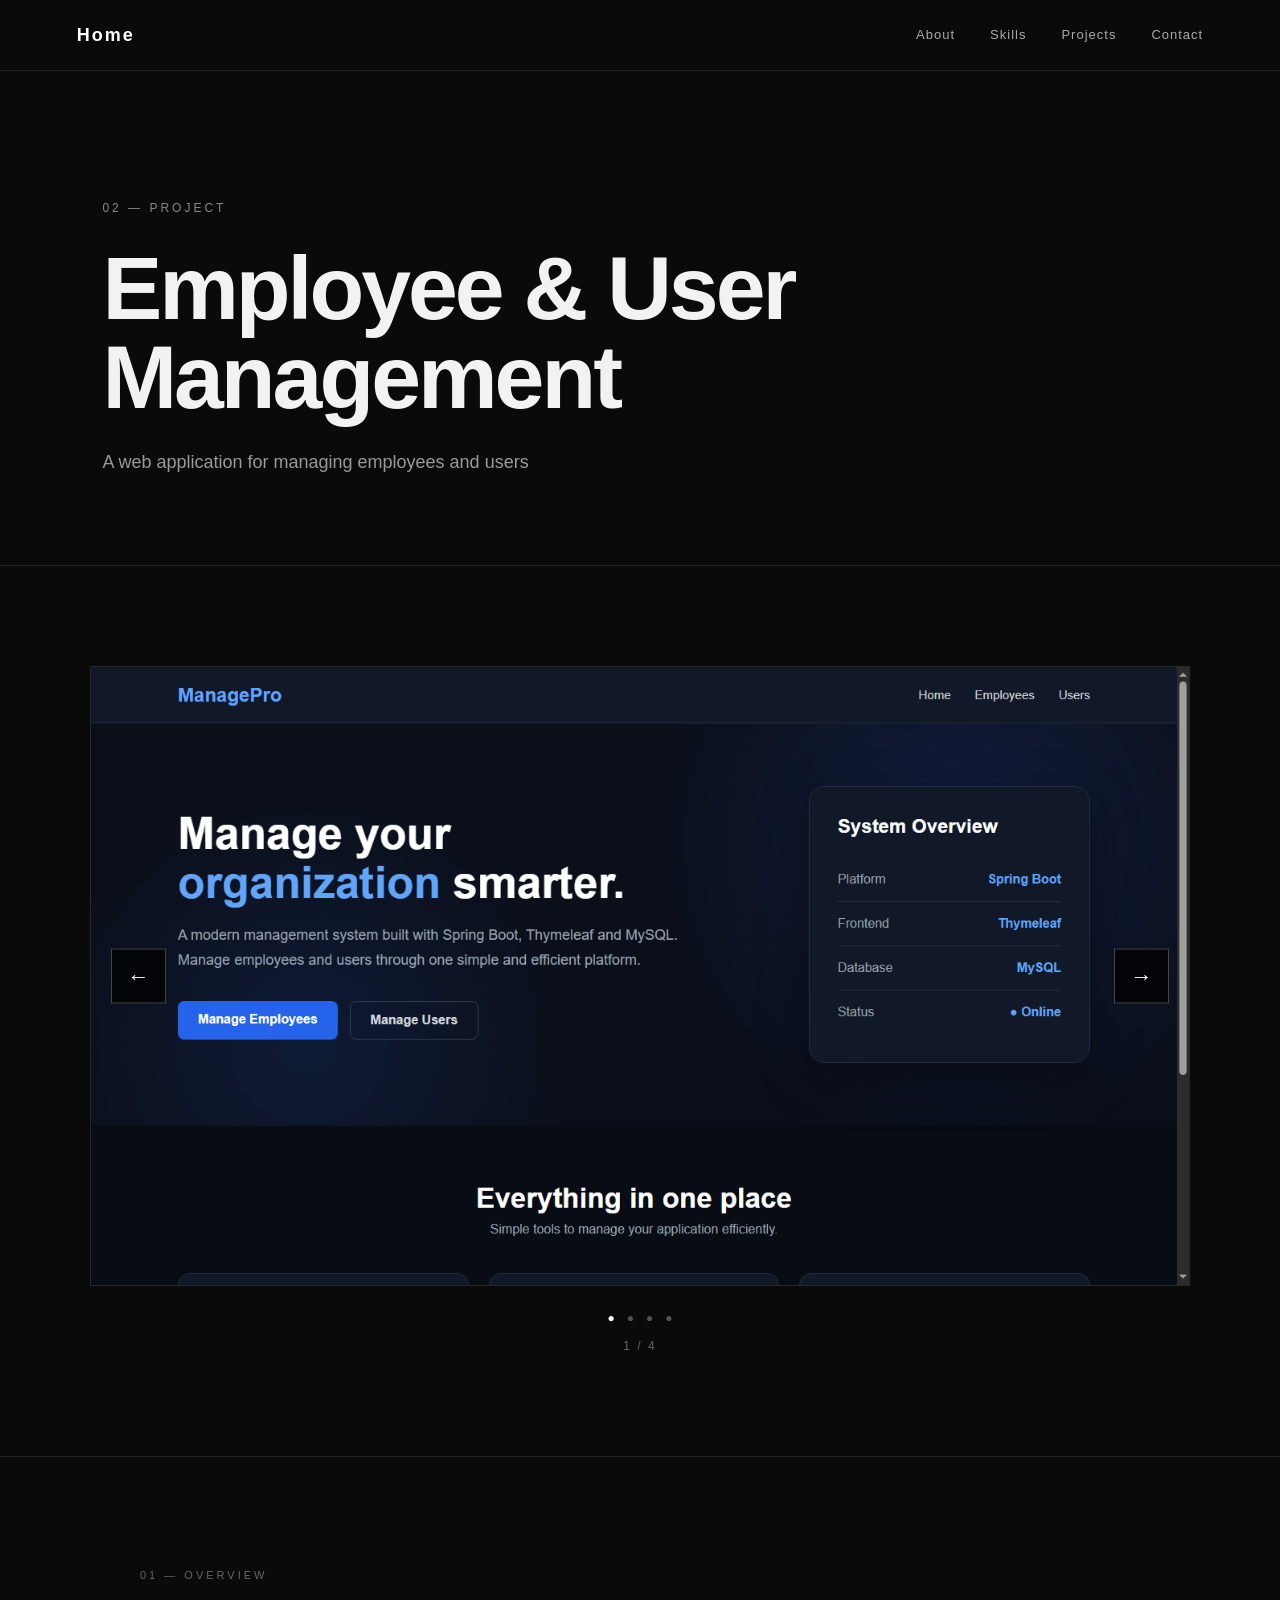
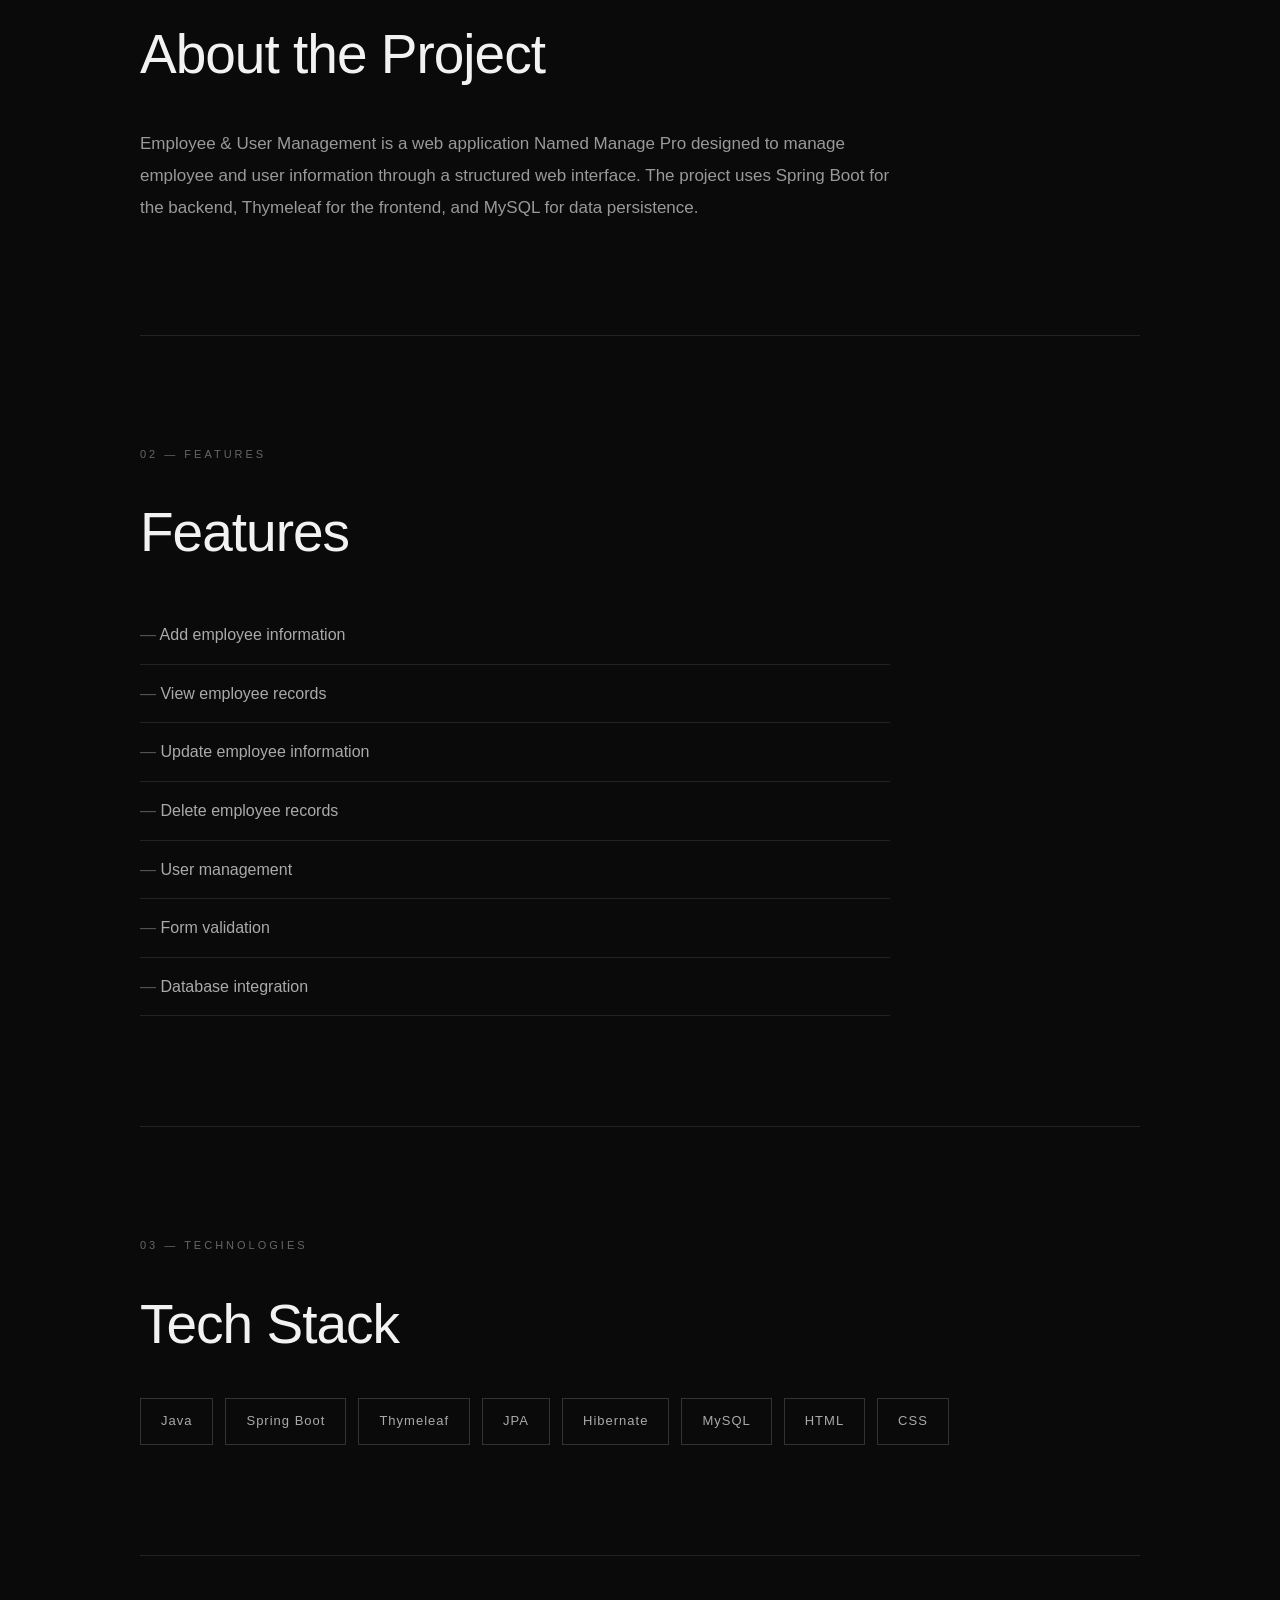
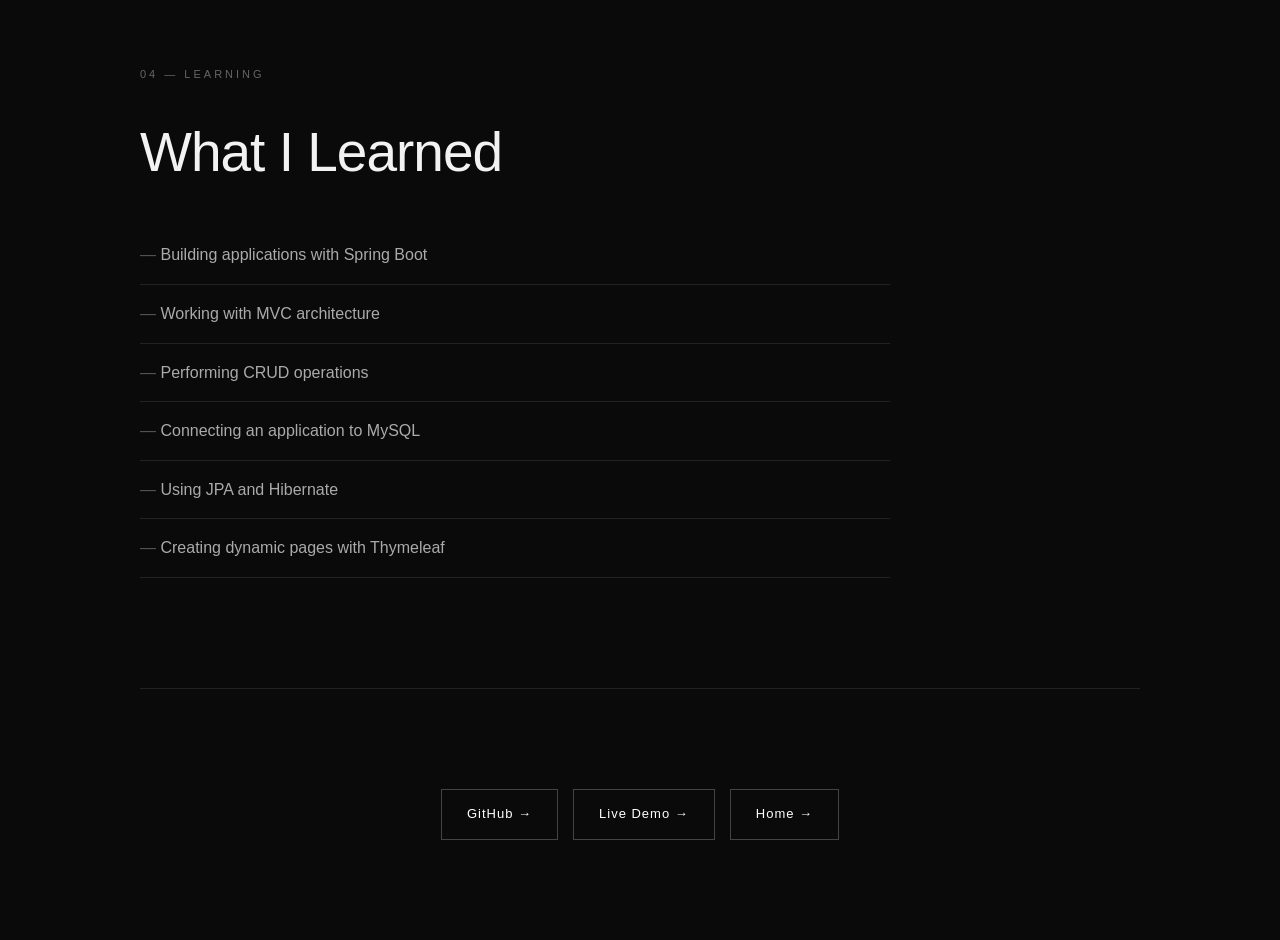
<file: useemp.html>
<!DOCTYPE html>
<html lang="en">

<head>
    <meta charset="UTF-8">
    <meta name="viewport" content="width=device-width, initial-scale=1.0">
    <title>Projects | Employee and User Management</title>
    <link rel="stylesheet" href="managementproject.css">

</head>

<body>
    <header>
        <nav class="navbar">

            <a href="index.html" class="logo">Home</a>

            <div class="nav-links">
                <a href="index.html#about">About</a>
                <a href="index.html#skills">Skills</a>
                <a href="index.html#projects">Projects</a>
                <a href="index.html#contact">Contact</a>
            </div>

        </nav>
    </header>
    <main>

        <!-- PROJECT INTRO -->

        <section class="project-hero">

            <p class="small-text">02 — PROJECT</p>

            <h1>Employee & User Management</h1>

            <p class="project-subtitle">
                A web application for managing employees and users
            </p>

        </section>


        <!-- PROJECT SCREENSHOTS -->

        <section class="project-gallery">

            <div class="slideshow">

                <button class="slide-btn prev" onclick="previousSlide()">
                    ←
                </button>

                <img id="project-image" src="assets/management/management1.png"
                    alt="Employee and User Management screenshot">

                <button class="slide-btn next" onclick="nextSlide()">
                    →
                </button>

            </div>

            <div class="slide-controls">

                <button onclick="showSlide(0)">●</button>
                <button onclick="showSlide(1)">●</button>
                <button onclick="showSlide(2)">●</button>
                <button onclick="showSlide(3)">●</button>

            </div>

            <p id="slide-number">1 / 5</p>

        </section>


        <!-- OVERVIEW -->

        <section class="project-section">

            <p class="section-number">01 — OVERVIEW</p>

            <h2>About the Project</h2>

            <p>
                Employee & User Management is a web application Named Manage Pro designed
                to manage employee and user information through a structured
                web interface. The project uses Spring Boot for the backend,
                Thymeleaf for the frontend, and MySQL for data persistence.
            </p>

        </section>


        <!-- FEATURES -->

        <section class="project-section">

            <p class="section-number">02 — FEATURES</p>

            <h2>Features</h2>

            <ul>
                <li>Add employee information</li>
                <li>View employee records</li>
                <li>Update employee information</li>
                <li>Delete employee records</li>
                <li>User management</li>
                <li>Form validation</li>
                <li>Database integration</li>
            </ul>

        </section>


        <!-- TECHNOLOGIES -->

        <section class="project-section">

            <p class="section-number">03 — TECHNOLOGIES</p>

            <h2>Tech Stack</h2>

            <div class="tech-list">

                <span>Java</span>
                <span>Spring Boot</span>
                <span>Thymeleaf</span>
                <span>JPA</span>
                <span>Hibernate</span>
                <span>MySQL</span>
                <span>HTML</span>
                <span>CSS</span>

            </div>

        </section>


        <!-- WHAT I LEARNED -->

        <section class="project-section">

            <p class="section-number">04 — LEARNING</p>

            <h2>What I Learned</h2>

            <ul>
                <li>Building applications with Spring Boot</li>
                <li>Working with MVC architecture</li>
                <li>Performing CRUD operations</li>
                <li>Connecting an application to MySQL</li>
                <li>Using JPA and Hibernate</li>
                <li>Creating dynamic pages with Thymeleaf</li>
            </ul>

        </section>


        <!-- PROJECT LINKS -->

        <section class="project-links">

            <a href="#" class="btn">
                GitHub →
            </a>

            <a href="#" class="btn btn-outline">
                Live Demo →
            </a>

            <a href="index.html" class="btn">
                Home →
            </a>
            
        </section>

    </main>
    <script src="managementproject.js"></script>
</body>

</html>
</file>
<file: style.css>
/* =====================================================
   RESET
===================================================== */

* {
    margin: 0;
    padding: 0;
    box-sizing: border-box;
}


html {
    scroll-behavior: smooth;
}


body {

    --bg: #090909;
    --text: #f2f1eb;
    --muted: #85847f;
    --line: rgba(242, 241, 235, 0.15);
    --accent: #d4af61;

    background: var(--bg);
    color: var(--text);

    font-family: Arial, Helvetica, sans-serif;

    overflow-x: hidden;

    transition:
        background-color 0.5s ease,
        color 0.5s ease;

}


body.light {

    --bg: #f2f0e9;
    --text: #111111;
    --muted: #777671;
    --line: rgba(17, 17, 17, 0.16);
    --accent: #55544f;

}


a {
    color: inherit;
    text-decoration: none;
}


button {
    font-family: inherit;
}


/* =====================================================
   HEADER
===================================================== */

.site-header {

    position: fixed;

    top: 0;
    left: 0;

    width: 100%;

    height: 80px;

    padding: 0 4.5vw;

    display: flex;

    justify-content: space-between;
    align-items: center;

    z-index: 100;

}


.logo {

    font-family: monospace;

    font-size: 11px;

    font-weight: bold;

    letter-spacing: 0.1em;

}


.desktop-nav {

    display: flex;

    align-items: center;

    gap: 28px;

}


.desktop-nav a,
.theme-toggle {

    position: relative;

    border: none;

    background: none;

    color: var(--text);

    font-family: monospace;

    font-size: 10px;

    letter-spacing: 0.08em;

    cursor: pointer;

}


.desktop-nav a::after,
.theme-toggle::after {

    content: "";

    position: absolute;

    left: 0;
    bottom: -6px;

    width: 100%;
    height: 1px;

    background: currentColor;

    transform: scaleX(0);

    transform-origin: right;

    transition: transform 0.3s ease;

}


.desktop-nav a:hover::after,
.theme-toggle:hover::after {

    transform: scaleX(1);

    transform-origin: left;

}


.theme-toggle {

    display: flex;

    align-items: center;

    gap: 7px;

}


.theme-dot {

    width: 6px;
    height: 6px;

    border-radius: 50%;

    background: var(--accent);

}


/* =====================================================
   MOBILE MENU
===================================================== */

.mobile-toggle {

    display: none;

    background: none;

    border: none;

    color: var(--text);

    font-family: monospace;

    font-size: 10px;

    cursor: pointer;

}


.mobile-menu {

    position: fixed;

    inset: 0;

    z-index: 90;

    background: var(--bg);

    padding: 120px 6vw;

    display: flex;

    flex-direction: column;

    gap: 25px;

    transform: translateY(-100%);

    visibility: hidden;

    opacity: 0;

    pointer-events: none;

    transition:
        transform 0.6s cubic-bezier(.77, 0, .18, 1),
        opacity 0.3s ease,
        visibility 0.6s ease;

}


.mobile-menu.open {

    transform: translateY(0);
    visibility: visible;
    opacity: 1;
    pointer-events: auto;

}


.mobile-menu a {

    font-size: 42px;

    font-weight: 600;

    letter-spacing: -0.05em;

}


.mobile-menu button {

    width: fit-content;

    border: none;

    border-bottom: 1px solid var(--text);

    background: none;

    color: var(--text);

    padding-bottom: 7px;

    font-family: monospace;

    font-size: 10px;

}


/* =====================================================
   HERO
===================================================== */

.hero {

    position: relative;

    height: 100vh;
    min-height: 650px;

    padding: 110px 4.5vw 30px;

    display: flex;

    flex-direction: column;

    justify-content: space-between;

    overflow: hidden;

}


/* =====================================================
   INTERACTIVE BACKGROUND
===================================================== */

.interactive-background {

    position: absolute;

    inset: 0;

    overflow: hidden;

    pointer-events: none;

    z-index: -1;

}


/* subtle grid */

.grid-background {

    position: absolute;

    inset: 0;

    opacity: 0.035;

    background-image:
        linear-gradient(
            var(--text) 1px,
            transparent 1px
        ),
        linear-gradient(
            90deg,
            var(--text) 1px,
            transparent 1px
        );

    background-size: 80px 80px;

}


/* glowing objects */

.orb {

    position: absolute;

    border-radius: 50%;

    filter: blur(1px);

    opacity: 0.35;

    will-change: transform;

}


.orb-one {

    width: 180px;
    height: 180px;

    top: 15%;
    left: 15%;

    background:
        radial-gradient(
            circle,
            var(--accent),
            transparent 70%
        );

}


.orb-two {

    width: 230px;
    height: 230px;

    right: 12%;
    top: 40%;

    background:
        radial-gradient(
            circle,
            var(--accent),
            transparent 70%
        );

}


.orb-three {

    width: 140px;
    height: 140px;

    left: 45%;
    bottom: 8%;

    background:
        radial-gradient(
            circle,
            var(--text),
            transparent 70%
        );

}


/* rings */

.ring {

    position: absolute;

    border: 1px solid var(--line);

    border-radius: 50%;

    will-change: transform;

}


.ring-one {

    width: 420px;
    height: 420px;

    top: -100px;
    right: -100px;

}


.ring-two {

    width: 280px;
    height: 280px;

    left: -80px;
    bottom: -80px;

}


/* floating symbols */

.floating-symbol {

    position: absolute;

    color: var(--muted);

    font-family: monospace;

    font-size: 18px;

    opacity: 0.5;

    will-change: transform;

}


.symbol-one {

    top: 28%;
    left: 32%;

}


.symbol-two {

    top: 65%;
    right: 30%;

}


.symbol-three {

    top: 20%;
    right: 28%;

    font-size: 28px;

}


.symbol-four {

    bottom: 25%;
    left: 20%;

}


/* =====================================================
   HERO CONTENT
===================================================== */

.hero-top {

    display: flex;

    justify-content: space-between;

    color: var(--muted);

    font-family: monospace;

    font-size: 9px;

    letter-spacing: 0.1em;

}


.hero-center {

    position: relative;

    width: min(700px, 90%);

    margin: auto;

    text-align: center;

}


.hero-label {

    margin-bottom: 20px;

    color: var(--muted);

    font-family: monospace;

    font-size: 10px;

    letter-spacing: 0.2em;

}


.hero-center h1 {

    font-size: clamp(55px, 8vw, 105px);

    line-height: 0.95;

    font-weight: 500;

    letter-spacing: -0.065em;

}


.hero-role {

    margin-top: 18px;

    color: var(--accent);

    font-family: monospace;

    font-size: 10px;

    letter-spacing: 0.12em;

}


.hero-description {

    max-width: 460px;

    margin: 28px auto 0;

    color: var(--muted);

    font-size: 15px;

    line-height: 1.7;

}


.hero-buttons {

    display: flex;

    justify-content: center;

    align-items: center;

    gap: 25px;

    margin-top: 30px;

}


.outline-button {

    padding: 12px 17px;

    border: 1px solid var(--text);

    font-family: monospace;

    font-size: 9px;

    letter-spacing: 0.08em;

    transition:
        background-color 0.3s ease,
        color 0.3s ease,
        transform 0.3s ease;

}


.outline-button:hover {

    background: var(--text);

    color: var(--bg);

    transform: translateY(-3px);

}


.text-button {

    color: var(--muted);

    font-family: monospace;

    font-size: 9px;

    letter-spacing: 0.08em;

    transition:
        color 0.3s ease;

}


.text-button:hover {

    color: var(--text);

}


.hero-bottom {

    display: flex;

    justify-content: space-between;

    color: var(--muted);

    font-family: monospace;

    font-size: 8px;

    letter-spacing: 0.08em;

}


/* =====================================================
   SECTIONS
===================================================== */

.section {

    padding:
        clamp(100px, 13vw, 180px)
        4.5vw
        0;

}


.section-heading {

    display: flex;

    justify-content: space-between;

    padding-top: 12px;

    border-top: 1px solid var(--line);

    color: var(--text);

    font-family: monospace;

    font-size: 9px;

    letter-spacing: 0.08em;

}


.section-heading span:last-child {

    color: var(--muted);

}


/* =====================================================
   ABOUT
===================================================== */

.about-title {

    max-width: 1000px;

    margin:
        80px
        0;

    font-size: clamp(42px, 6vw, 85px);

    line-height: 0.9;

    letter-spacing: -0.065em;

}


.about-title span {

    display: block;

    color: var(--muted);

}


.about-grid {

    display: grid;

    grid-template-columns: 1fr 1fr;

    gap: 80px;

}


.about-grid p {

    max-width: 540px;

    margin-bottom: 25px;

    font-size: 15px;

    line-height: 1.7;

}


.technology-list {

    display: flex;

    align-content: flex-start;

    flex-wrap: wrap;

    height: fit-content;

    border-top: 1px solid var(--line);

}


.technology-list span {

    padding: 12px 15px 12px 0;

    margin-right: 15px;

    border-bottom: 1px solid var(--line);

    color: var(--muted);

    font-family: monospace;

    font-size: 9px;

}


/* =====================================================
   PROJECTS
===================================================== */

.project-list {

    margin-top: 80px;

    border-top: 1px solid var(--line);

}


.project-row {

    position: relative;

    min-height: 200px;

    display: grid;

    grid-template-columns: 8% 1fr auto;

    gap: 20px;

    align-items: center;

    border-bottom: 1px solid var(--line);

    transition:
        padding 0.4s ease,
        color 0.3s ease;

}


.project-row:hover {

    padding-left: 15px;
    padding-right: 15px;

    color: var(--accent);

}


.project-number {

    align-self: start;

    padding-top: 25px;

    color: var(--muted);

    font-family: monospace;

    font-size: 9px;

}


.project-content h2 {

    margin-bottom: 12px;

    color: var(--text);

    font-size: clamp(32px, 5vw, 68px);

    line-height: 0.9;

    font-weight: 500;

    letter-spacing: -0.06em;

    transition: transform 0.35s ease;

}


.project-row:hover .project-content h2 {

    transform: translateX(8px);

}


.project-content p {

    max-width: 550px;

    margin-bottom: 9px;

    color: var(--muted);

    font-size: 13px;

    line-height: 1.5;

}


.project-tech {

    color: var(--muted);

    font-family: monospace;

    font-size: 8px;

    letter-spacing: 0.04em;

}


.project-arrow {

    color: var(--muted);

    font-size: 28px;

    transition:
        transform 0.35s ease,
        color 0.3s ease;

}


.project-row:hover .project-arrow {

    color: var(--text);

    transform: translate(5px, -5px);

}


/* =====================================================
   PROJECT IMAGE
===================================================== */

.project-preview {

    position: fixed;

    left: var(--mouse-x, 50%);
    top: var(--mouse-y, 50%);

    width: 350px;
    height: 230px;

    object-fit: cover;

    pointer-events: none;

    opacity: 0;

    z-index: 70;

    border: 1px solid var(--line);

    transform:
        translate(-50%, -50%)
        scale(0.85);

    transition:
        opacity 0.25s ease,
        transform 0.35s cubic-bezier(.2,.8,.2,1);

}


.project-row:hover .project-preview {

    opacity: 1;

    transform:
        translate(-50%, -50%)
        scale(1);

}


/* =====================================================
   SKILLS
===================================================== */

.skills-list {

    margin-top: 80px;

}


.skill-row {

    min-height: 110px;

    display: grid;

    grid-template-columns: 70px 1fr auto;

    align-items: center;

    border-top: 1px solid var(--line);

    transition:
        padding 0.35s ease,
        background-color 0.35s ease;

}


.skill-row:last-child {

    border-bottom: 1px solid var(--line);

}


.skill-row:hover {

    padding-left: 15px;
    padding-right: 15px;

    background: rgba(127, 127, 127, 0.05);

}


.skill-number,
.skill-type {

    color: var(--muted);

    font-family: monospace;

    font-size: 9px;

}


.skill-name {

    color: var(--text);

    font-size: clamp(28px, 4vw, 58px);

    letter-spacing: -0.05em;

    transition:
        transform 0.35s ease;

}


.skill-row:hover .skill-name {

    transform: translateX(8px);

}


/* =====================================================
   CONTACT
===================================================== */

.contact {

    padding-bottom: 80px;

}


.contact-title {

    max-width: 1000px;

    margin: 80px 0;

    font-size: clamp(55px, 9vw, 125px);

    line-height: 0.82;

    letter-spacing: -0.08em;

}


.contact-title span {

    display: block;

    color: var(--muted);

}


.contact-grid {

    display: grid;

    grid-template-columns: 1fr 1fr;

    gap: 80px;

}


.contact-grid > p {

    max-width: 420px;

    color: var(--muted);

    font-size: 15px;

    line-height: 1.7;

}


.contact-links {

    border-top: 1px solid var(--line);

}


.contact-link {

    display: flex;

    justify-content: space-between;

    padding: 17px 0;

    border-bottom: 1px solid var(--line);

    font-family: monospace;

    font-size: 9px;

    letter-spacing: 0.08em;

    transition:
        padding 0.3s ease,
        color 0.3s ease;

}


.contact-link:hover {

    padding-left: 10px;
    padding-right: 10px;

    color: var(--accent);

}


/* =====================================================
   FOOTER
===================================================== */

footer {

    margin: 0 4.5vw;

    padding: 20px 0;

    border-top: 1px solid var(--line);

    display: flex;

    justify-content: space-between;

    color: var(--muted);

    font-family: monospace;

    font-size: 8px;

    letter-spacing: 0.07em;

}


/* =====================================================
   MOBILE
===================================================== */

@media (max-width: 900px) {

    .site-header {

        height: 70px;

        padding: 0 5vw;

    }


    .desktop-nav {

        display: none;

    }


    .mobile-toggle {

        display: block;

    }


    .hero {

        min-height: 100svh;

        padding:
            130px
            5vw
            25px;

    }


    .hero-center {

        width: 100%;

    }


    .hero-center h1 {

        font-size: clamp(52px, 15vw, 90px);

    }


    .hero-description {

        font-size: 13px;

        max-width: 350px;

    }


    .hero-buttons {

        flex-direction: column;

        gap: 18px;

    }


    .hero-bottom span:last-child {

        display: none;

    }


    .about-title {

        margin: 60px 0;

        font-size: clamp(40px, 11vw, 70px);

    }


    .about-grid {

        grid-template-columns: 1fr;

        gap: 50px;

    }


    .project-row {

        grid-template-columns: 35px 1fr 20px;

        min-height: 175px;

        gap: 10px;

    }


    .project-row:hover {

        padding-left: 0;
        padding-right: 0;

    }


    .project-preview {

        display: none;

    }


    .project-content h2 {

        font-size: clamp(27px, 8vw, 50px);

    }


    .project-content p {

        font-size: 11px;

    }


    .skill-row {

        grid-template-columns: 35px 1fr;

        min-height: 90px;

    }


    .skill-type {

        display: none;

    }


    .skill-name {

        font-size: clamp(30px, 9vw, 55px);

    }


    .contact-title {

        font-size: clamp(55px, 14vw, 90px);

    }


    .contact-grid {

        grid-template-columns: 1fr;

        gap: 50px;

    }


    footer {

        margin-left: 5vw;
        margin-right: 5vw;

        gap: 20px;

    }


    .ring-one {

        width: 280px;
        height: 280px;

    }


    .ring-two {

        width: 200px;
        height: 200px;

    }

}

@media (max-width: 900px) and (orientation: landscape) {

    .hero {

        padding: 
        90px
        5vw
        20px;

    }
    .hero-center h1 {

        font-size: 55px;

    }
}
/* =====================================================
   REDUCED MOTION
===================================================== */

@media (prefers-reduced-motion: reduce) {

    *,
    *::before,
    *::after {

        animation: none !important;

        transition: none !important;

        scroll-behavior: auto !important;

    }

}
</file>
<file: ai-bot.css>
/* =====================================================
   MANAS AI CHATBOT
===================================================== */

.ai-chat-button {
    position: fixed;
    right: 24px;
    bottom: 24px;
    z-index: 120;
    border: 1px solid var(--line);
    background: var(--bg);
    color: var(--text);
    padding: 12px 16px;
    font-family: monospace;
    font-size: 10px;
    letter-spacing: 0.08em;
    cursor: pointer;
    box-shadow: 0 12px 35px rgba(0, 0, 0, 0.22);
    transition: transform 0.25s ease, background-color 0.25s ease;
}

.ai-chat-button:hover {
    transform: translateY(-3px);
    background: var(--text);
    color: var(--bg);
}

.ai-chat-panel {
    position: fixed;
    right: 24px;
    bottom: 78px;
    z-index: 119;
    width: min(390px, calc(100vw - 32px));
    height: min(560px, calc(100vh - 110px));
    display: flex;
    flex-direction: column;
    background: var(--bg);
    color: var(--text);
    border: 1px solid var(--line);
    box-shadow: 0 25px 70px rgba(0, 0, 0, 0.35);
    opacity: 0;
    visibility: hidden;
    pointer-events: none;
    transform: translateY(18px) scale(0.98);
    transform-origin: bottom right;
    transition:
        opacity 0.25s ease,
        transform 0.25s ease,
        visibility 0.25s ease;
}

.ai-chat-panel.open {
    opacity: 1;
    visibility: visible;
    pointer-events: auto;
    transform: translateY(0) scale(1);
}

.ai-chat-header {
    min-height: 58px;
    padding: 0 16px;
    display: flex;
    align-items: center;
    justify-content: space-between;
    border-bottom: 1px solid var(--line);
    font-family: monospace;
}

.ai-chat-title {
    display: flex;
    flex-direction: column;
    gap: 4px;
}

.ai-chat-title strong {
    font-size: 11px;
    letter-spacing: 0.08em;
}

.ai-chat-title span {
    color: var(--muted);
    font-size: 8px;
    letter-spacing: 0.06em;
}

.ai-chat-close {
    border: 0;
    background: none;
    color: var(--muted);
    font-size: 18px;
    cursor: pointer;
}

.ai-chat-messages {
    flex: 1;
    overflow-y: auto;
    padding: 16px;
    display: flex;
    flex-direction: column;
    gap: 12px;
}

.ai-message {
    max-width: 86%;
    padding: 10px 12px;
    border: 1px solid var(--line);
    font-size: 12px;
    line-height: 1.55;
    white-space: pre-wrap;
}

.ai-message.bot {
    align-self: flex-start;
    color: var(--text);
}

.ai-message.user {
    align-self: flex-end;
    background: var(--text);
    color: var(--bg);
    border-color: var(--text);
}

.ai-message.typing {
    color: var(--muted);
    font-family: monospace;
    font-size: 9px;
    letter-spacing: 0.05em;
}

.ai-chat-form {
    display: flex;
    gap: 8px;
    padding: 12px;
    border-top: 1px solid var(--line);
}

.ai-chat-input {
    flex: 1;
    min-width: 0;
    border: 1px solid var(--line);
    outline: none;
    background: transparent;
    color: var(--text);
    padding: 11px;
    font-family: Arial, Helvetica, sans-serif;
    font-size: 12px;
}

.ai-chat-input:focus {
    border-color: var(--accent);
}

.ai-chat-send {
    border: 1px solid var(--text);
    background: var(--text);
    color: var(--bg);
    padding: 0 13px;
    font-family: monospace;
    font-size: 9px;
    cursor: pointer;
}

.ai-chat-send:disabled {
    opacity: 0.45;
    cursor: not-allowed;
}

@media (max-width: 700px) {
    .ai-chat-button {
        right: 16px;
        bottom: 16px;
    }

    .ai-chat-panel {
        right: 16px;
        bottom: 68px;
        width: calc(100vw - 32px);
        height: min(560px, calc(100vh - 90px));
    }
}
</file>
<file: dragonproject.css>
/* ================================
   DRAGON REALM PROJECT PAGE
   ================================ */

* {
    margin: 0;
    padding: 0;
    box-sizing: border-box;
}

html {
    scroll-behavior: smooth;
}

body {
    background: #0a0a0a;
    color: #f2f2f2;
    font-family: Arial, Helvetica, sans-serif;
    line-height: 1.6;
}

/* ================================
   HEADER
   ================================ */

header {
    position: sticky;
    top: 0;
    z-index: 1000;
    background: rgba(10, 10, 10, 0.9);
    backdrop-filter: blur(12px);
    border-bottom: 1px solid #222;
}

.navbar {
    height: 70px;
    padding: 0 6%;
    display: flex;
    align-items: center;
    justify-content: space-between;
}

.logo {
    color: white;
    text-decoration: none;
    font-size: 18px;
    font-weight: 700;
    letter-spacing: 2px;
}

.nav-links {
    display: flex;
    gap: 35px;
}

.nav-links a {
    color: #aaa;
    text-decoration: none;
    font-size: 13px;
    letter-spacing: 1px;
    transition: 0.3s ease;
}

.nav-links a:hover {
    color: white;
}

/* ================================
   PROJECT HERO
   ================================ */

.project-hero {
    min-height: 55vh;
    padding: 120px 8% 80px;
    display: flex;
    flex-direction: column;
    justify-content: center;
    border-bottom: 1px solid #222;
}

.small-text {
    color: #888;
    font-size: 12px;
    letter-spacing: 3px;
    margin-bottom: 25px;
}

.project-hero h1 {
    font-size: clamp(45px, 8vw, 100px);
    font-weight: 600;
    letter-spacing: -3px;
    line-height: 1;
    max-width: 1000px;
}

.project-subtitle {
    margin-top: 25px;
    color: #999;
    font-size: 18px;
}

/* ================================
   GALLERY
   ================================ */

.project-gallery {
    padding: 100px 6%;
    text-align: center;
    border-bottom: 1px solid #222;
}

.slideshow {
    position: relative;
    width: min(1100px, 100%);
    height: 620px;
    margin: auto;

    display: flex;
    align-items: center;
    justify-content: center;

    background: #111;
    border: 1px solid #292929;
    overflow: hidden;
}

.slideshow img {
    width: 100%;
    height: 100%;
    object-fit: contain;
    display: block;

    transition:
        opacity 0.35s ease,
        transform 0.35s ease;
}

/* ================================
   SLIDE BUTTONS
   ================================ */

.slide-btn {
    position: absolute;
    top: 50%;
    transform: translateY(-50%);

    width: 55px;
    height: 55px;

    border: 1px solid #444;
    background: rgba(0, 0, 0, 0.75);
    color: white;

    font-size: 22px;
    cursor: pointer;

    z-index: 5;

    transition:
        background 0.3s ease,
        border-color 0.3s ease,
        transform 0.3s ease;
}

.slide-btn:hover {
    background: white;
    color: black;
    border-color: white;
}

.slide-btn.prev {
    left: 20px;
}

.slide-btn.next {
    right: 20px;
}

/* ================================
   DOT CONTROLS
   ================================ */

.slide-controls {
    margin-top: 25px;

    display: flex;
    justify-content: center;
    gap: 12px;
}

.slide-controls button {
    background: transparent;
    border: none;
    color: #555;

    font-size: 12px;

    cursor: pointer;

    transition:
        color 0.3s ease,
        transform 0.3s ease;
}

.slide-controls button:hover {
    color: white;
    transform: scale(1.3);
}

#slide-number {
    margin-top: 12px;
    color: #666;
    font-size: 12px;
    letter-spacing: 2px;
}

/* ================================
   PROJECT INFORMATION
   ================================ */

.project-section {
    width: min(1000px, 84%);
    margin: auto;
    padding: 110px 0;

    border-bottom: 1px solid #222;
}

.section-number {
    color: #666;
    font-size: 11px;
    letter-spacing: 3px;
    margin-bottom: 25px;
}

.project-section h2 {
    font-size: clamp(32px, 5vw, 55px);
    font-weight: 500;
    letter-spacing: -1px;
    margin-bottom: 30px;
}

.project-section > p:not(.section-number) {
    max-width: 750px;
    color: #999;
    font-size: 17px;
    line-height: 1.9;
}

/* ================================
   FEATURES
   ================================ */

.project-section ul {
    list-style: none;
    max-width: 700px;
}

.project-section li {
    padding: 16px 0;

    color: #aaa;

    border-bottom: 1px solid #222;

    font-size: 16px;

    transition:
        color 0.3s ease,
        padding-left 0.3s ease;
}

.project-section li::before {
    content: "— ";
    color: #555;
}

.project-section li:hover {
    color: white;
    padding-left: 10px;
}

/* ================================
   TECHNOLOGIES
   ================================ */

.tech-list {
    display: flex;
    flex-wrap: wrap;
    gap: 12px;
}

.tech-list span {
    padding: 12px 20px;

    border: 1px solid #333;

    color: #aaa;

    font-size: 13px;
    letter-spacing: 1px;

    transition:
        background 0.3s ease,
        color 0.3s ease,
        border-color 0.3s ease;
}

.tech-list span:hover {
    background: white;
    color: black;
    border-color: white;
}

/* ================================
   PROJECT LINKS
   ================================ */

.project-links {
    padding: 100px 6%;

    display: flex;
    justify-content: center;
    align-items: center;

    flex-wrap: wrap;
    gap: 15px;
}

.btn {
    display: inline-block;

    padding: 14px 25px;

    border: 1px solid #444;

    color: white;
    text-decoration: none;

    font-size: 13px;
    letter-spacing: 1px;

    transition:
        background 0.3s ease,
        color 0.3s ease,
        border-color 0.3s ease,
        transform 0.3s ease;
}

.btn:hover {
    background: white;
    color: black;
    border-color: white;

    transform: translateY(-3px);
}

.btn-outline {
    background: transparent;
}

/* ================================
   RESPONSIVE
   ================================ */

@media (max-width: 768px) {

    .navbar {
        padding: 0 5%;
    }

    .nav-links {
        gap: 15px;
    }

    .nav-links a {
        font-size: 11px;
    }

    .project-hero {
        min-height: 45vh;
        padding: 90px 6% 60px;
    }

    .project-hero h1 {
        font-size: 50px;
        letter-spacing: -2px;
    }

    .project-subtitle {
        font-size: 15px;
    }

    .project-gallery {
        padding: 60px 4%;
    }

    .slideshow {
        height: 400px;
    }

    .slide-btn {
        width: 45px;
        height: 45px;
    }

    .slide-btn.prev {
        left: 10px;
    }

    .slide-btn.next {
        right: 10px;
    }

    .project-section {
        width: 88%;
        padding: 75px 0;
    }

    .project-section h2 {
        font-size: 38px;
    }

    .project-section > p:not(.section-number) {
        font-size: 15px;
    }

    .project-links {
        padding: 70px 5%;
    }
}

@media (max-width: 500px) {

    .navbar {
        height: 60px;
    }

    .nav-links {
        display: none;
    }

    .project-hero h1 {
        font-size: 42px;
    }

    .slideshow {
        height: 280px;
    }

    .slide-btn {
        width: 38px;
        height: 38px;
        font-size: 17px;
    }

    .slide-controls {
        gap: 7px;
    }
}
</file>
<file: hospi.css>
/* =================================
   HOSPITAL MANAGEMENT PROJECT PAGE
   ================================= */

* {
    margin: 0;
    padding: 0;
    box-sizing: border-box;
}

html {
    scroll-behavior: smooth;
}

body {
    background: #0a0a0a;
    color: #f2f2f2;
    font-family: Arial, Helvetica, sans-serif;
    line-height: 1.6;
}


/* =================================
   HEADER
   ================================= */

header {
    position: sticky;
    top: 0;
    z-index: 1000;
    background: rgba(10, 10, 10, 0.9);
    backdrop-filter: blur(12px);
    border-bottom: 1px solid #222;
}

.navbar {
    height: 70px;
    padding: 0 6%;
    display: flex;
    align-items: center;
    justify-content: space-between;
}

.logo {
    color: white;
    text-decoration: none;
    font-size: 18px;
    font-weight: 700;
    letter-spacing: 2px;
}

.nav-links {
    display: flex;
    gap: 35px;
}

.nav-links a {
    color: #aaa;
    text-decoration: none;
    font-size: 13px;
    letter-spacing: 1px;
    transition: 0.3s ease;
}

.nav-links a:hover {
    color: white;
}


/* =================================
   PROJECT HERO
   ================================= */

.project-hero {
    min-height: 55vh;
    padding: 120px 8% 80px;

    display: flex;
    flex-direction: column;
    justify-content: center;

    border-bottom: 1px solid #222;
}

.small-text {
    color: #888;
    font-size: 12px;
    letter-spacing: 3px;
    margin-bottom: 25px;
}

.project-hero h1 {
    font-size: clamp(45px, 8vw, 100px);
    font-weight: 600;
    letter-spacing: -3px;
    line-height: 1;
    max-width: 1000px;
}

.project-subtitle {
    margin-top: 25px;
    color: #999;
    font-size: 18px;
}


/* =================================
   PROJECT GALLERY
   ================================= */

.project-gallery {
    padding: 100px 6%;
    text-align: center;
    border-bottom: 1px solid #222;
}

.slideshow {
    position: relative;

    width: min(1100px, 100%);
    height: 620px;

    margin: auto;

    display: flex;
    align-items: center;
    justify-content: center;

    background: #111;

    border: 1px solid #292929;

    overflow: hidden;
}

.slideshow img {
    width: 100%;
    height: 100%;

    object-fit: contain;

    display: block;

    transition: opacity 0.3s ease;
}


/* =================================
   SLIDE BUTTONS
   ================================= */

.slide-btn {
    position: absolute;

    top: 50%;
    transform: translateY(-50%);

    width: 55px;
    height: 55px;

    border: 1px solid #444;

    background: rgba(0, 0, 0, 0.75);

    color: white;

    font-size: 22px;

    cursor: pointer;

    z-index: 5;

    transition: 0.3s ease;
}

.slide-btn:hover {
    background: white;
    color: black;
    border-color: white;
}

.slide-btn.prev {
    left: 20px;
}

.slide-btn.next {
    right: 20px;
}


/* =================================
   DOT CONTROLS
   ================================= */

.slide-controls {
    margin-top: 25px;

    display: flex;
    justify-content: center;

    gap: 12px;
}

.slide-controls button {
    background: transparent;

    border: none;

    color: #555;

    font-size: 12px;

    cursor: pointer;

    transition: 0.3s ease;
}

.slide-controls button:hover {
    color: white;
    transform: scale(1.3);
}

#slide-number {
    margin-top: 12px;

    color: #666;

    font-size: 12px;

    letter-spacing: 2px;
}


/* =================================
   PROJECT SECTIONS
   ================================= */

.project-section {
    width: min(1000px, 84%);

    margin: auto;

    padding: 110px 0;

    border-bottom: 1px solid #222;
}

.section-number {
    color: #666;

    font-size: 11px;

    letter-spacing: 3px;

    margin-bottom: 25px;
}

.project-section h2 {
    font-size: clamp(32px, 5vw, 55px);

    font-weight: 500;

    letter-spacing: -1px;

    margin-bottom: 30px;
}

.project-section > p:not(.section-number) {
    max-width: 750px;

    color: #999;

    font-size: 17px;

    line-height: 1.9;
}


/* =================================
   FEATURES
   ================================= */

.project-section ul {
    list-style: none;

    max-width: 750px;
}

.project-section li {
    padding: 16px 0;

    color: #aaa;

    border-bottom: 1px solid #222;

    font-size: 16px;

    transition: 0.3s ease;
}

.project-section li::before {
    content: "— ";

    color: #555;
}

.project-section li:hover {
    color: white;

    padding-left: 10px;
}


/* =================================
   TECH STACK
   ================================= */

.tech-list {
    display: flex;

    flex-wrap: wrap;

    gap: 12px;
}

.tech-list span {
    padding: 12px 20px;

    border: 1px solid #333;

    color: #aaa;

    font-size: 13px;

    letter-spacing: 1px;

    transition: 0.3s ease;
}

.tech-list span:hover {
    background: white;

    color: black;

    border-color: white;
}


/* =================================
   PROJECT LINKS
   ================================= */

.project-links {
    padding: 100px 6%;

    display: flex;

    justify-content: center;

    align-items: center;

    flex-wrap: wrap;

    gap: 15px;
}

.btn {
    display: inline-block;

    padding: 14px 25px;

    border: 1px solid #444;

    color: white;

    text-decoration: none;

    font-size: 13px;

    letter-spacing: 1px;

    transition: 0.3s ease;
}

.btn:hover {
    background: white;

    color: black;

    border-color: white;

    transform: translateY(-3px);
}

.btn-outline {
    background: transparent;
}


/* =================================
   RESPONSIVE
   ================================= */

@media (max-width: 768px) {

    .navbar {
        padding: 0 5%;
    }

    .nav-links {
        gap: 15px;
    }

    .nav-links a {
        font-size: 11px;
    }

    .project-hero {
        min-height: 45vh;

        padding: 90px 6% 60px;
    }

    .project-hero h1 {
        font-size: 50px;

        letter-spacing: -2px;
    }

    .project-subtitle {
        font-size: 15px;
    }

    .project-gallery {
        padding: 60px 4%;
    }

    .slideshow {
        height: 400px;
    }

    .slide-btn {
        width: 45px;
        height: 45px;
    }

    .slide-btn.prev {
        left: 10px;
    }

    .slide-btn.next {
        right: 10px;
    }

    .project-section {
        width: 88%;

        padding: 75px 0;
    }

    .project-section h2 {
        font-size: 38px;
    }

    .project-section > p:not(.section-number) {
        font-size: 15px;
    }

    .project-links {
        padding: 70px 5%;
    }
}


@media (max-width: 500px) {

    .navbar {
        height: 60px;
    }

    .nav-links {
        display: none;
    }

    .project-hero h1 {
        font-size: 42px;
    }

    .slideshow {
        height: 280px;
    }

    .slide-btn {
        width: 38px;
        height: 38px;

        font-size: 17px;
    }

    .slide-controls {
        gap: 7px;
    }
}
</file>
<file: managementproject.css>
/* =================================
   MANAGE PRO PROJECT PAGE
   ================================= */

* {
    margin: 0;
    padding: 0;
    box-sizing: border-box;
}

html {
    scroll-behavior: smooth;
}

body {
    background: #0a0a0a;
    color: #f2f2f2;
    font-family: Arial, Helvetica, sans-serif;
    line-height: 1.6;
}

/* =================================
   HEADER
   ================================= */

header {
    position: sticky;
    top: 0;
    z-index: 1000;

    background: rgba(10, 10, 10, 0.9);
    backdrop-filter: blur(12px);

    border-bottom: 1px solid #222;
}

.navbar {
    height: 70px;

    padding: 0 6%;

    display: flex;
    align-items: center;
    justify-content: space-between;
}

.logo {
    color: white;
    text-decoration: none;

    font-size: 18px;
    font-weight: 700;

    letter-spacing: 2px;
}

.nav-links {
    display: flex;
    gap: 35px;
}

.nav-links a {
    color: #aaa;
    text-decoration: none;

    font-size: 13px;
    letter-spacing: 1px;

    transition: 0.3s ease;
}

.nav-links a:hover {
    color: white;
}

/* =================================
   PROJECT HERO
   ================================= */

.project-hero {
    min-height: 55vh;

    padding: 120px 8% 80px;

    display: flex;
    flex-direction: column;
    justify-content: center;

    border-bottom: 1px solid #222;
}

.small-text {
    color: #888;

    font-size: 12px;
    letter-spacing: 3px;

    margin-bottom: 25px;
}

.project-hero h1 {
    font-size: clamp(45px, 7vw, 90px);

    font-weight: 600;

    letter-spacing: -3px;
    line-height: 1;

    max-width: 1000px;
}

.project-subtitle {
    margin-top: 25px;

    color: #999;

    font-size: 18px;
}

/* =================================
   PROJECT GALLERY
   ================================= */

.project-gallery {
    padding: 100px 6%;

    text-align: center;

    border-bottom: 1px solid #222;
}

.slideshow {
    position: relative;

    width: min(1100px, 100%);
    height: 620px;

    margin: auto;

    display: flex;
    align-items: center;
    justify-content: center;

    background: #111;

    border: 1px solid #292929;

    overflow: hidden;
}

.slideshow img {
    width: 100%;
    height: 100%;

    object-fit: contain;

    display: block;

    transition:
        opacity 0.35s ease,
        transform 0.35s ease;
}

/* =================================
   SLIDE BUTTONS
   ================================= */

.slide-btn {
    position: absolute;
    top: 50%;

    transform: translateY(-50%);

    width: 55px;
    height: 55px;

    border: 1px solid #444;

    background: rgba(0, 0, 0, 0.75);

    color: white;

    font-size: 22px;

    cursor: pointer;

    z-index: 5;

    transition:
        background 0.3s ease,
        color 0.3s ease,
        border-color 0.3s ease,
        transform 0.3s ease;
}

.slide-btn:hover {
    background: white;

    color: black;

    border-color: white;
}

.slide-btn.prev {
    left: 20px;
}

.slide-btn.next {
    right: 20px;
}

/* =================================
   DOT CONTROLS
   ================================= */

.slide-controls {
    margin-top: 25px;

    display: flex;
    justify-content: center;

    gap: 12px;
}

.slide-controls button {
    background: transparent;

    border: none;

    color: #555;

    font-size: 12px;

    cursor: pointer;

    transition:
        color 0.3s ease,
        transform 0.3s ease;
}

.slide-controls button:hover {
    color: white;

    transform: scale(1.3);
}

#slide-number {
    margin-top: 12px;

    color: #666;

    font-size: 12px;

    letter-spacing: 2px;
}

/* =================================
   PROJECT SECTIONS
   ================================= */

.project-section {
    width: min(1000px, 84%);

    margin: auto;

    padding: 110px 0;

    border-bottom: 1px solid #222;
}

.section-number {
    color: #666;

    font-size: 11px;

    letter-spacing: 3px;

    margin-bottom: 25px;
}

.project-section h2 {
    font-size: clamp(32px, 5vw, 55px);

    font-weight: 500;

    letter-spacing: -1px;

    margin-bottom: 30px;
}

.project-section > p:not(.section-number) {
    max-width: 750px;

    color: #999;

    font-size: 17px;

    line-height: 1.9;
}

/* =================================
   FEATURES / LEARNING
   ================================= */

.project-section ul {
    list-style: none;

    max-width: 750px;
}

.project-section li {
    padding: 16px 0;

    color: #aaa;

    border-bottom: 1px solid #222;

    font-size: 16px;

    transition:
        color 0.3s ease,
        padding-left 0.3s ease;
}

.project-section li::before {
    content: "— ";

    color: #555;
}

.project-section li:hover {
    color: white;

    padding-left: 10px;
}

/* =================================
   TECH STACK
   ================================= */

.tech-list {
    display: flex;

    flex-wrap: wrap;

    gap: 12px;
}

.tech-list span {
    padding: 12px 20px;

    border: 1px solid #333;

    color: #aaa;

    font-size: 13px;

    letter-spacing: 1px;

    transition:
        background 0.3s ease,
        color 0.3s ease,
        border-color 0.3s ease,
        transform 0.3s ease;
}

.tech-list span:hover {
    background: white;

    color: black;

    border-color: white;

    transform: translateY(-3px);
}

/* =================================
   PROJECT LINKS
   ================================= */

.project-links {
    padding: 100px 6%;

    display: flex;

    justify-content: center;
    align-items: center;

    flex-wrap: wrap;

    gap: 15px;
}

.btn {
    display: inline-block;

    padding: 14px 25px;

    border: 1px solid #444;

    color: white;

    text-decoration: none;

    font-size: 13px;

    letter-spacing: 1px;

    transition:
        background 0.3s ease,
        color 0.3s ease,
        border-color 0.3s ease,
        transform 0.3s ease;
}

.btn:hover {
    background: white;

    color: black;

    border-color: white;

    transform: translateY(-3px);
}

.btn-outline {
    background: transparent;
}

/* =================================
   RESPONSIVE
   ================================= */

@media (max-width: 768px) {

    .navbar {
        padding: 0 5%;
    }

    .nav-links {
        gap: 15px;
    }

    .nav-links a {
        font-size: 11px;
    }

    .project-hero {
        min-height: 45vh;

        padding: 90px 6% 60px;
    }

    .project-hero h1 {
        font-size: 50px;

        letter-spacing: -2px;
    }

    .project-subtitle {
        font-size: 15px;
    }

    .project-gallery {
        padding: 60px 4%;
    }

    .slideshow {
        height: 400px;
    }

    .slide-btn {
        width: 45px;
        height: 45px;
    }

    .slide-btn.prev {
        left: 10px;
    }

    .slide-btn.next {
        right: 10px;
    }

    .project-section {
        width: 88%;

        padding: 75px 0;
    }

    .project-section h2 {
        font-size: 38px;
    }

    .project-section > p:not(.section-number) {
        font-size: 15px;
    }

    .project-links {
        padding: 70px 5%;
    }
}

@media (max-width: 500px) {

    .navbar {
        height: 60px;
    }

    .nav-links {
        display: none;
    }

    .project-hero h1 {
        font-size: 42px;
    }

    .slideshow {
        height: 280px;
    }

    .slide-btn {
        width: 38px;
        height: 38px;

        font-size: 17px;
    }

    .slide-controls {
        gap: 7px;
    }
}
</file>
